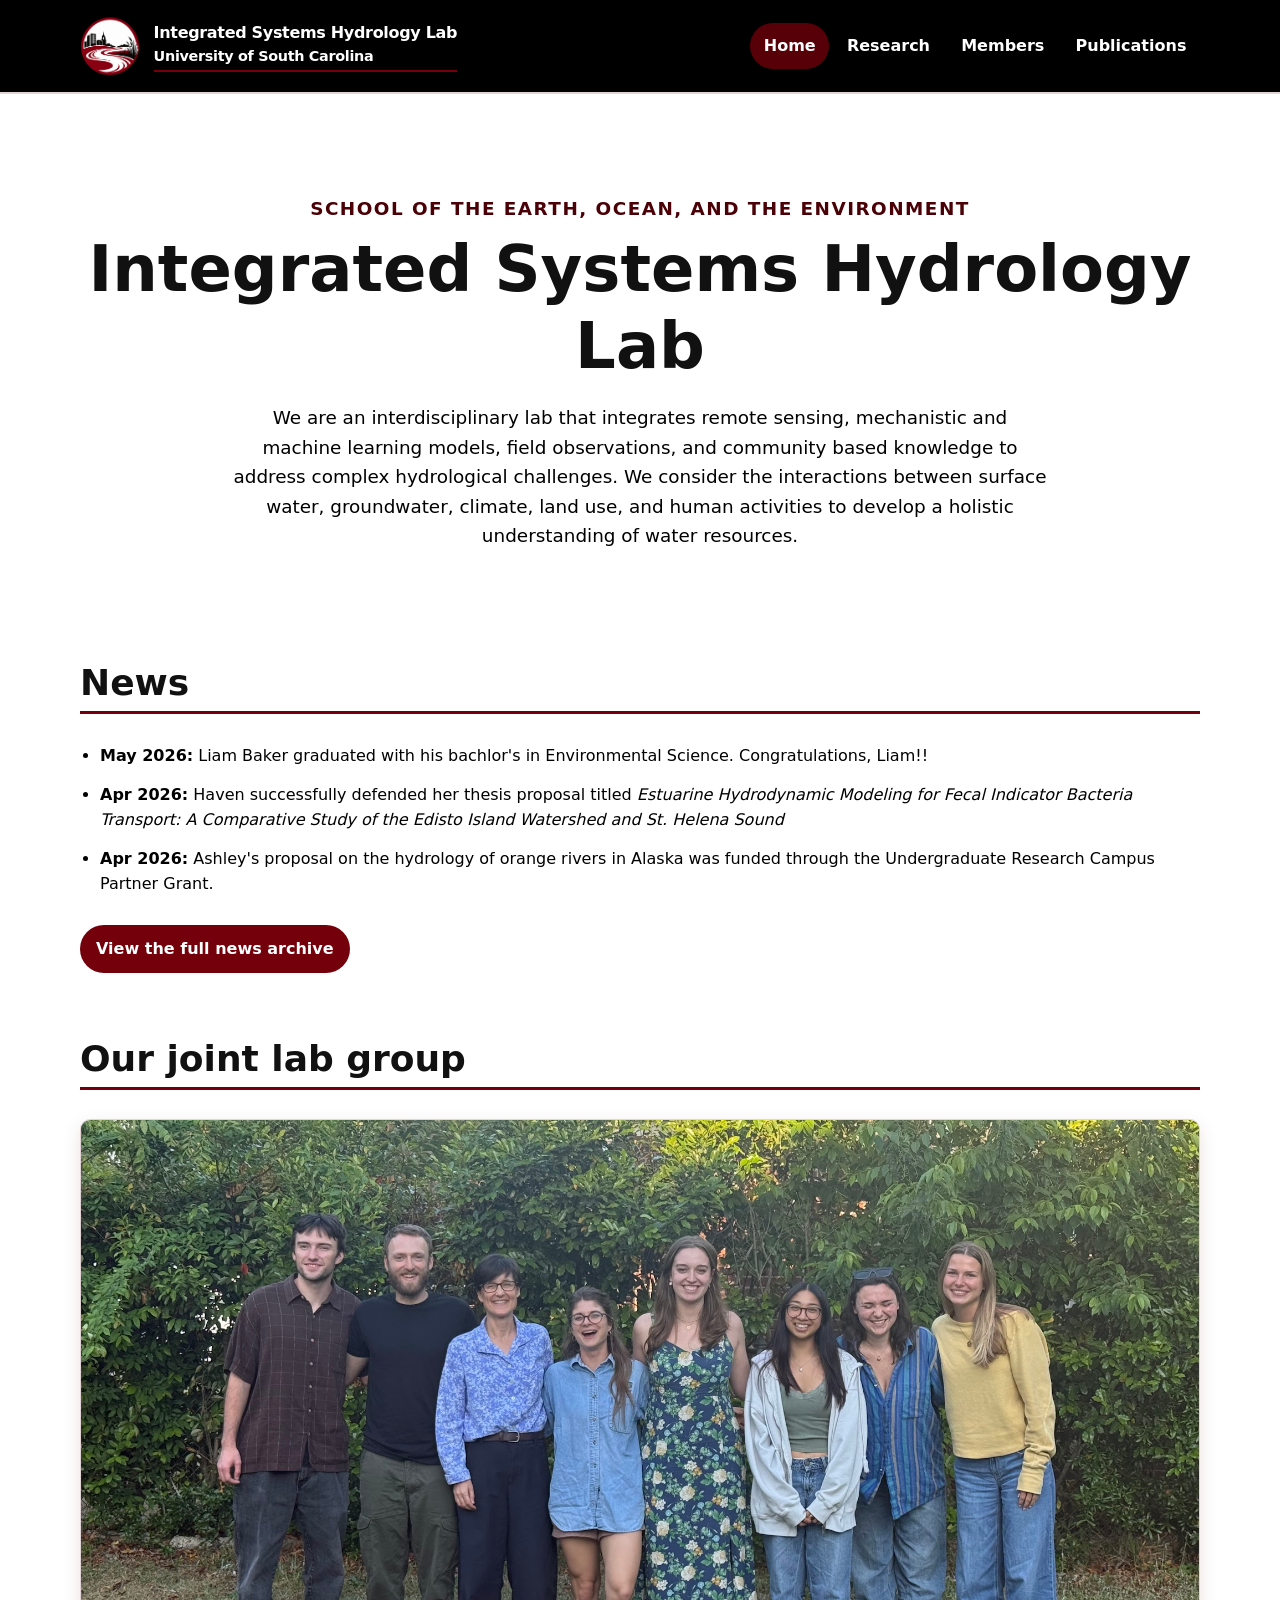
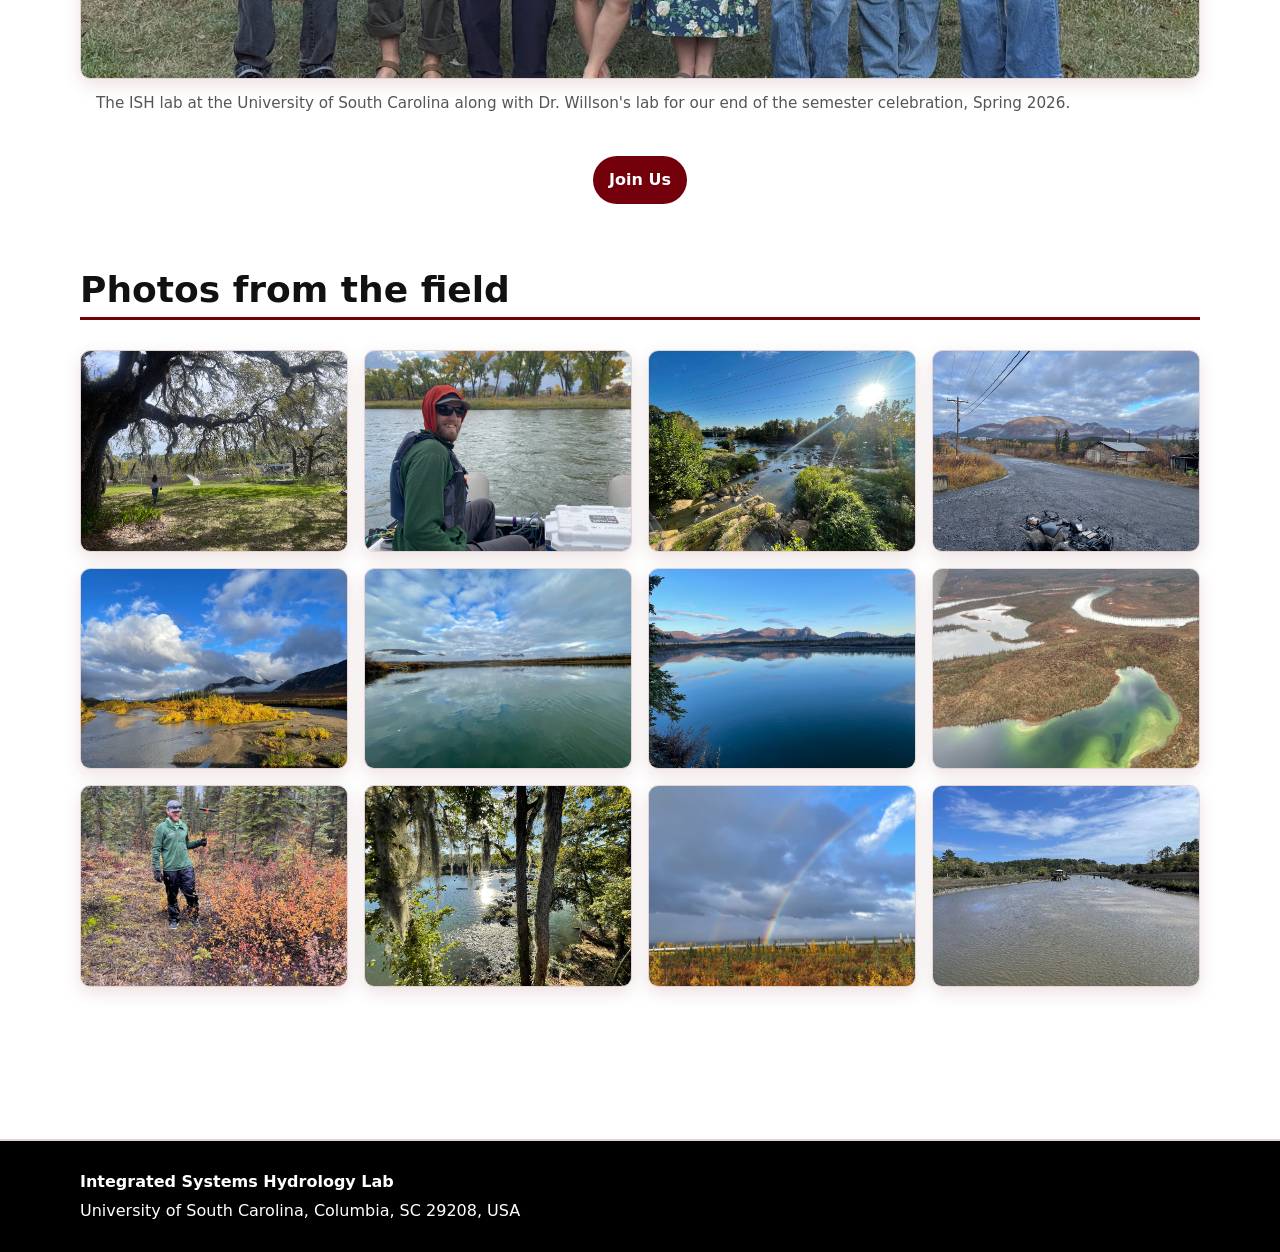
<file: index.html>
<!doctype html>
<html lang="en">
<head>
  <meta charset="utf-8">
  <meta name="viewport" content="width=device-width, initial-scale=1">
  <title>Integrated Systems Hydrology Lab</title>
  <meta name="description" content="Integrated Systems Hydrology Lab at the University of South Carolina.">
  <link rel="stylesheet" href="styles.css">
  <link rel="icon" type="image/png" sizes="48x48" href="images/fvIcon.png">
  <link rel="apple-touch-icon" sizes="180x180" href="images/fvIcon.png">
  <meta property="og:title" content="Integrated Systems Hydrology Lab">
  <meta property="og:description" content="Hydrology research lab at the University of South Carolina.">
  <meta property="og:type" content="website">
  <meta property="og:url" content="https://integratedsystemshydrology.com/">
  <meta property="og:image" content="https://integratedsystemshydrology.com/images/Logo.png">
  <meta name="twitter:card" content="summary_large_image">
  <meta name="twitter:title" content="Integrated Systems Hydrology Lab">
  <meta name="twitter:description" content="Hydrology research lab at the University of South Carolina.">
  <meta name="twitter:image" content="https://integratedsystemshydrology.com/images/Logo.png">
</head>
<body>
  <a class="skip-link" href="#main-content">Skip to main content</a>
  <header class="site-header">
    <div class="header-inner">
      <a class="brand-link" href="index.html">
        <img src="images/Logo2.png" alt="Integrated Systems Hydrology Lab logo" class="site-logo">
        <span class="site-title-text">Integrated Systems Hydrology Lab<span>University of South Carolina</span></span>
      </a>
      <nav aria-label="Main navigation">
        <ul class="nav-list">
          <li><a href="index.html" aria-current="page">Home</a></li>
          <li><a href="research.html">Research</a></li>
          <li><a href="members.html">Members</a></li>
          <li><a href="publications.html">Publications</a></li>
        </ul>
      </nav>
    </div>
  </header>

  <main id="main-content" tabindex="-1">
    <section class="hero" aria-labelledby="page-title">
      <p class="eyebrow">School of the Earth, Ocean, and the Environment</p>
      <h1 id="page-title">Integrated Systems Hydrology Lab</h1>
      <p>We are an interdisciplinary lab that integrates remote sensing, mechanistic and machine learning models, field observations, and community based knowledge to address complex hydrological challenges. We consider the interactions between surface water, groundwater, climate, land use, and human activities to develop a holistic understanding of water resources. </p>
    </section>

    <section aria-labelledby="news-title">
      <h2 id="news-title">News</h2>
      <ul class="news-list">
        <li><strong>May 2026:</strong> Liam Baker graduated with his bachlor's in Environmental Science. Congratulations, Liam!!</li>
        <li><strong>Apr 2026:</strong> Haven successfully defended her thesis proposal titled <cite>Estuarine Hydrodynamic Modeling for Fecal Indicator Bacteria Transport: A Comparative Study of the Edisto Island Watershed and St. Helena Sound</cite></li>
        <li><strong>Apr 2026:</strong> Ashley's proposal on the hydrology of orange rivers in Alaska was funded through the Undergraduate Research Campus Partner Grant.</li>
      </ul>
      <p><a class="button-link" href="archived-news.html">View the full news archive</a></p>
    </section>
    <section class="lab-photo" aria-labelledby="lab-photo-title">
      <h2 id="lab-photo-title">Our joint lab group</h2>
      <figure>
        <img
          src="images/IMG_3942.jpg"
          alt="Members of the ISH lab"
        >
        <figcaption>
          The ISH lab at the University of South Carolina along with Dr. Willson's lab for our end of the semester celebration, Spring 2026.
        </figcaption>
      </figure>
      <p style="text-align: center;">
        <a class="button-link" href="opportunities.html">
          Join Us
        </a>
      </p>
    </section>
    <section class="photo-gallery" aria-labelledby="gallery-title">
      <h2 id="gallery-title">Photos from the field</h2>
      <div class="gallery-grid" id="gallery">
        <figure>
          <img
            src="images/IMG_4427.jpg"
            alt="Edisto Island Open Land Trust headquarters on Edisto Island"
          >
        </figure>
    
        <figure>
          <img
            src="images/IMG_5895.jpeg"
            alt="Researcher collecting water samples in the field"
          >
        </figure>
    
        <figure>
          <img
            src="images/IMG_3990.jpg"
            alt="The Broad River in Columbia, SC"
          >
        </figure>
    
        <figure>
          <img
            src="images/IMG_1666.jpg"
            alt="Arctic Village, AK"
          >
        </figure>
        <figure>
          <img
            src="images/IMG_1587.jpg"
            alt="A river in Northern Alaska with fall colors and low clouds"
          >
        </figure>
        <figure>
          <img
            src="images/IMG_1670.jpg"
            alt="A large river in Arctic Village, AK"
          >
        </figure>
        <figure>
          <img
            src="images/IMG_1698.jpg"
            alt="Mountains with a river in front"
          >
        </figure>
        <figure>
          <img
            src="images/IMG_1702.jpg"
            alt="A lake with an algea bloom"
          >
        </figure>
        <figure>
          <img
            src="images/378139929_10160937586468501_6192963749403882429_n.jpg"
            alt="A researcher taking active layer depth measurements"
          >
        </figure>
        <figure>
          <img
            src="images/IMG_3984.jpg"
            alt="The Broad River in Columbia, SC with seen through spainsh moss"
          >
        </figure>
        <figure>
          <img
            src="images/IMG_1588.jpg"
            alt="Double rainbow of the Arctic tundra"
          >
        </figure>
        <figure>
          <img
            src="images/IMG_4429.jpg"
            alt="A tidal creek on Edisto Island, SC"
          >
        </figure>  
      </div>
    </section>
  </main>
  <div class="lightbox" id="lightbox" aria-hidden="true">
    <button class="lightbox-close" aria-label="Close">&times;</button>
    <button class="lightbox-prev" aria-label="Previous image">&#10094;</button>
    <img class="lightbox-img" alt="">
    <button class="lightbox-next" aria-label="Next image">&#10095;</button>
  </div>
  <script>
    const images = document.querySelectorAll('#gallery img');
    const lightbox = document.getElementById('lightbox');
    const lightboxImg = document.querySelector('.lightbox-img');
  
    let currentIndex = 0;
  
    function showImage(index) {
      currentIndex = index;
      lightboxImg.src = images[index].src;
      lightboxImg.alt = images[index].alt;
      lightbox.classList.add('open');
    }
  
    images.forEach((img, index) => {
      img.addEventListener('click', () => showImage(index));
    });
  
    document.querySelector('.lightbox-close').onclick = () => {
      lightbox.classList.remove('open');
    };
  
    document.querySelector('.lightbox-prev').onclick = () => {
      currentIndex = (currentIndex - 1 + images.length) % images.length;
      showImage(currentIndex);
    };
  
    document.querySelector('.lightbox-next').onclick = () => {
      currentIndex = (currentIndex + 1) % images.length;
      showImage(currentIndex);
    };
  
    document.addEventListener('keydown', (e) => {
      if (!lightbox.classList.contains('open')) return;
  
      if (e.key === 'ArrowRight') {
        currentIndex = (currentIndex + 1) % images.length;
        showImage(currentIndex);
      }
  
      if (e.key === 'ArrowLeft') {
        currentIndex = (currentIndex - 1 + images.length) % images.length;
        showImage(currentIndex);
      }
  
      if (e.key === 'Escape') {
        lightbox.classList.remove('open');
      }
    });
  
    lightbox.addEventListener('click', (e) => {
      if (e.target === lightbox) {
        lightbox.classList.remove('open');
      }
    });
  </script>
  <script>
    const images = document.querySelectorAll('#gallery img');
    const lightbox = document.getElementById('lightbox');
    const lightboxImg = document.querySelector('.lightbox-img');
    const closeBtn = document.querySelector('.lightbox-close');
    const prevBtn = document.querySelector('.lightbox-prev');
    const nextBtn = document.querySelector('.lightbox-next');
  
    let currentIndex = 0;
  
    function showImage(index) {
      currentIndex = index;
      lightboxImg.src = images[index].src;
      lightboxImg.alt = images[index].alt;
      lightbox.classList.add('open');
      document.body.classList.add('lightbox-open');
    }
  
    function closeLightbox() {
      lightbox.classList.remove('open');
      document.body.classList.remove('lightbox-open');
    }
  
    images.forEach((img, index) => {
      img.addEventListener('click', () => showImage(index));
    });
  
    closeBtn.addEventListener('click', closeLightbox);
  
    prevBtn.addEventListener('click', () => {
      currentIndex = (currentIndex - 1 + images.length) % images.length;
      showImage(currentIndex);
    });
  
    nextBtn.addEventListener('click', () => {
      currentIndex = (currentIndex + 1) % images.length;
      showImage(currentIndex);
    });
  
    document.addEventListener('keydown', (e) => {
      if (!lightbox.classList.contains('open')) return;
  
      if (e.key === 'Escape') closeLightbox();
      if (e.key === 'ArrowLeft') {
        currentIndex = (currentIndex - 1 + images.length) % images.length;
        showImage(currentIndex);
      }
      if (e.key === 'ArrowRight') {
        currentIndex = (currentIndex + 1) % images.length;
        showImage(currentIndex);
      }
    });
  
    lightbox.addEventListener('click', (e) => {
      if (e.target === lightbox) closeLightbox();
    });
  </script>
  <footer class="site-footer">
    <div class="footer-inner">
      <p><strong>Integrated Systems Hydrology Lab</strong></p>
      <p>University of South Carolina, Columbia, SC 29208, USA</p>
    </div>
  </footer>
</body>
</html>
</file>
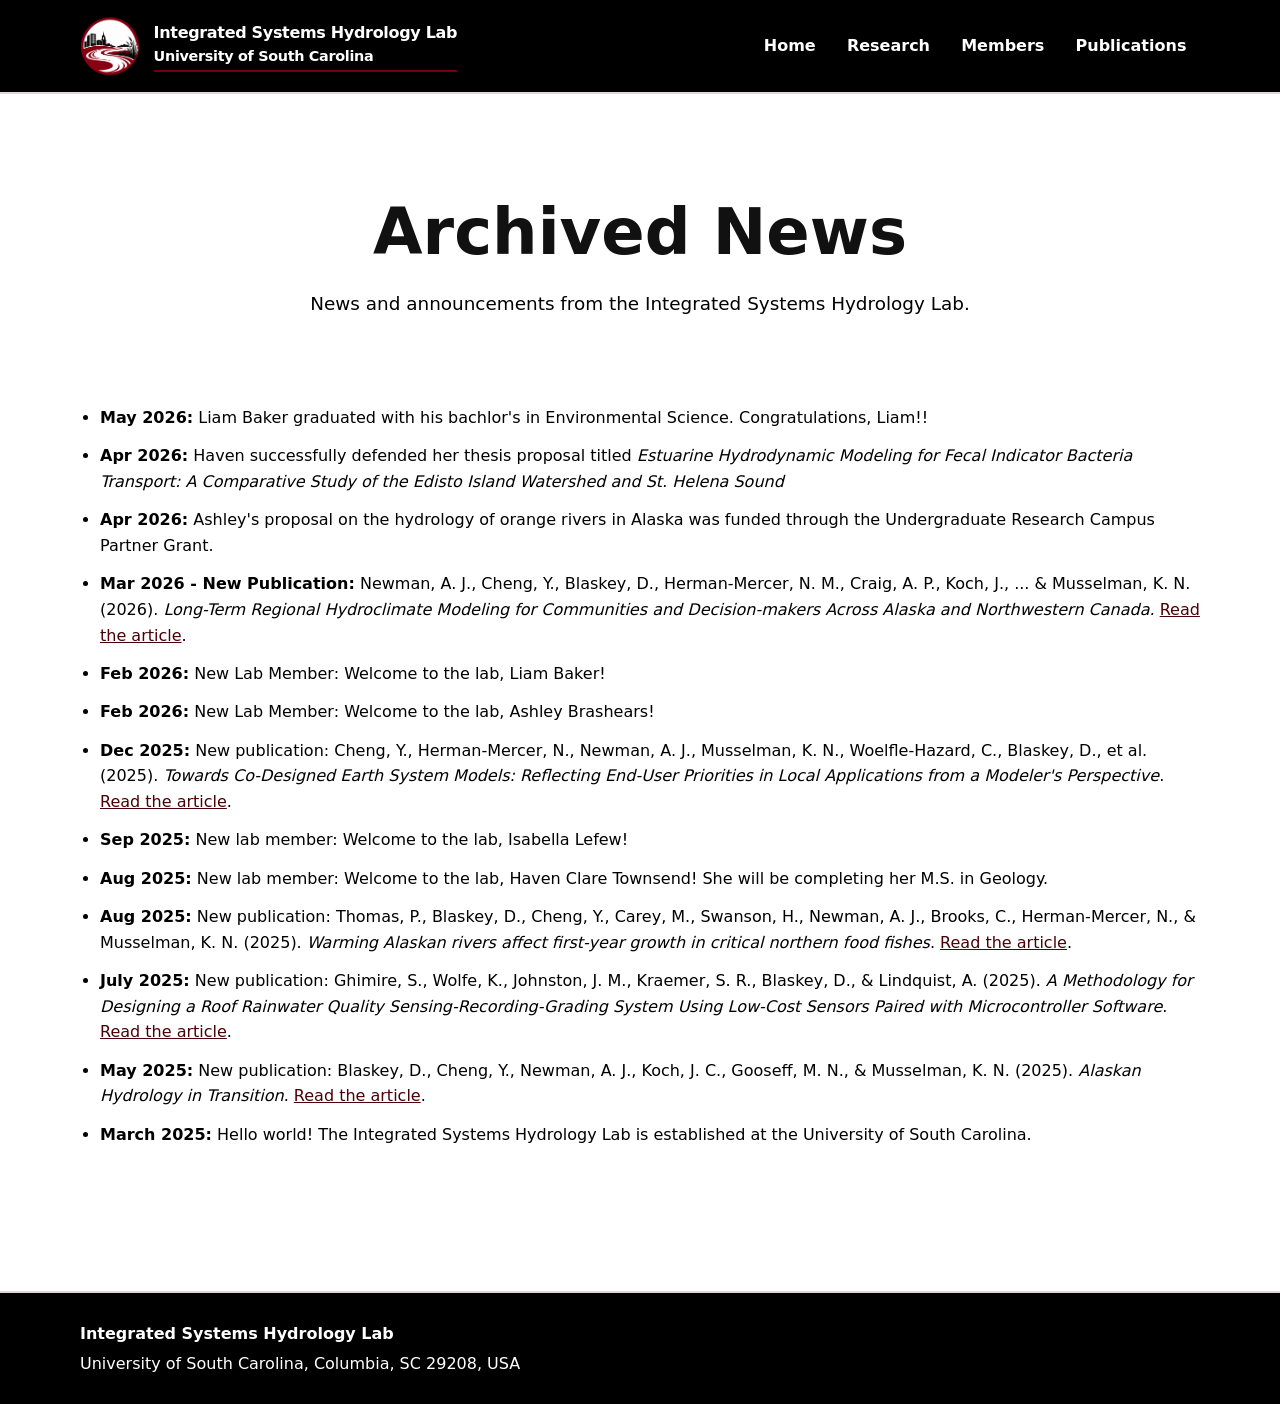
<file: archived-news.html>
<!doctype html>
<html lang="en">
<head>
  <meta charset="utf-8">
  <meta name="viewport" content="width=device-width, initial-scale=1">
  <title>Archived News | Integrated Systems Hydrology Lab</title>
  <meta name="description" content="Archived news from the Integrated Systems Hydrology Lab.">
  <link rel="stylesheet" href="styles.css">
  <link rel="icon" type="image/png" sizes="32x32" href="images/fvIcon.png">
  <link rel="apple-touch-icon" sizes="180x180" href="images/fvIcon.png">
  <meta property="og:title" content="Archived news from the Integrated Systems Hydrology Lab.">
  <meta property="og:description" content="Archived news from the Integrated Systems Hydrology Lab.">
  <meta property="og:type" content="website">
  <meta property="og:url" content="https://integratedsystemshydrology.com/archived-news.html">
  <meta property="og:image" content="https://integratedsystemshydrology.com/images/Logo.png">
  <meta name="twitter:card" content="summary_large_image">
  <meta name="twitter:title" content="Archived news from the Integrated Systems Hydrology Lab.">
  <meta name="twitter:description" content="Archived news from the Integrated Systems Hydrology Lab.">
  <meta name="twitter:image" content="https://integratedsystemshydrology.com/images/Logo.png">
</head>
<body>
  <a class="skip-link" href="#main-content">Skip to main content</a>
  <header class="site-header">
    <div class="header-inner">
      <a class="brand-link" href="index.html">
        <img src="images/Logo2.png" alt="Integrated Systems Hydrology Lab logo" class="site-logo">
        <span class="site-title-text">Integrated Systems Hydrology Lab<span>University of South Carolina</span></span>
      </a>
      <nav aria-label="Main navigation">
        <ul class="nav-list">
          <li><a href="index.html">Home</a></li>
          <li><a href="research.html">Research</a></li>
          <li><a href="members.html">Members</a></li>
          <li><a href="publications.html">Publications</a></li>
        </ul>
      </nav>
    </div>
  </header>
  <main id="main-content" tabindex="-1">
    <section class="hero" aria-labelledby="page-title"><h1 id="page-title">Archived News</h1><p>News and announcements from the Integrated Systems Hydrology Lab.</p></section>
    <ul class="news-list">
      <li><strong>May 2026:</strong> Liam Baker graduated with his bachlor's in Environmental Science. Congratulations, Liam!!</li>
      <li><strong>Apr 2026:</strong> Haven successfully defended her thesis proposal titled <cite>Estuarine Hydrodynamic Modeling for Fecal Indicator Bacteria Transport: A Comparative Study of the Edisto Island Watershed and St. Helena Sound</cite></li>
      <li><strong>Apr 2026:</strong> Ashley's proposal on the hydrology of orange rivers in Alaska was funded through the Undergraduate Research Campus Partner Grant.</li>
      <li><strong>Mar 2026 - New Publication:</strong> Newman, A. J., Cheng, Y., Blaskey, D., Herman-Mercer, N. M., Craig, A. P., Koch, J., ... &amp; Musselman, K. N. (2026). <cite>Long-Term Regional Hydroclimate Modeling for Communities and Decision-makers Across Alaska and Northwestern Canada. </cite><a href="https://doi.org/10.1175/BAMS-D-24-0131.1">Read the article</a>.</li>
      <li><strong>Feb 2026:</strong> New Lab Member: Welcome to the lab, Liam Baker!</li>
      <li><strong>Feb 2026:</strong> New Lab Member: Welcome to the lab, Ashley Brashears!</li>
      <li><strong>Dec 2025:</strong> New publication: Cheng, Y., Herman-Mercer, N., Newman, A. J., Musselman, K. N., Woelfle-Hazard, C., Blaskey, D., et al. (2025). <cite>Towards Co-Designed Earth System Models: Reflecting End-User Priorities in Local Applications from a Modeler's Perspective</cite>. <a href="https://dx.doi.org/10.1029/2025AV001921">Read the article</a>.</li>
      <li><strong>Sep 2025:</strong> New lab member: Welcome to the lab, Isabella Lefew!</li>
      <li><strong>Aug 2025:</strong> New lab member: Welcome to the lab, Haven Clare Townsend! She will be completing her M.S. in Geology.</li>
      <li><strong>Aug 2025:</strong> New publication: Thomas, P., Blaskey, D., Cheng, Y., Carey, M., Swanson, H., Newman, A. J., Brooks, C., Herman-Mercer, N., &amp; Musselman, K. N. (2025). <cite>Warming Alaskan rivers affect first-year growth in critical northern food fishes</cite>. <a href="https://doi.org/10.1038/s41598-025-14711-8">Read the article</a>.</li>
      <li><strong>July 2025:</strong> New publication: Ghimire, S., Wolfe, K., Johnston, J. M., Kraemer, S. R., Blaskey, D., &amp; Lindquist, A. (2025). <cite>A Methodology for Designing a Roof Rainwater Quality Sensing-Recording-Grading System Using Low-Cost Sensors Paired with Microcontroller Software</cite>. <a href="https://doi.org/10.1021/acsestwater.5c00046">Read the article</a>.</li>
      <li><strong>May 2025:</strong> New publication: Blaskey, D., Cheng, Y., Newman, A. J., Koch, J. C., Gooseff, M. N., &amp; Musselman, K. N. (2025). <cite>Alaskan Hydrology in Transition</cite>. <a href="https://doi.org/10.1175/JHM-D-24-0121.1">Read the article</a>.</li>
      <li><strong>March 2025:</strong> Hello world! The Integrated Systems Hydrology Lab is established at the University of South Carolina.</li>
    </ul>
  </main>
  <footer class="site-footer"><div class="footer-inner"><p><strong>Integrated Systems Hydrology Lab</strong></p><p>University of South Carolina, Columbia, SC 29208, USA</p></div></footer>
</body>
</html>
</file>
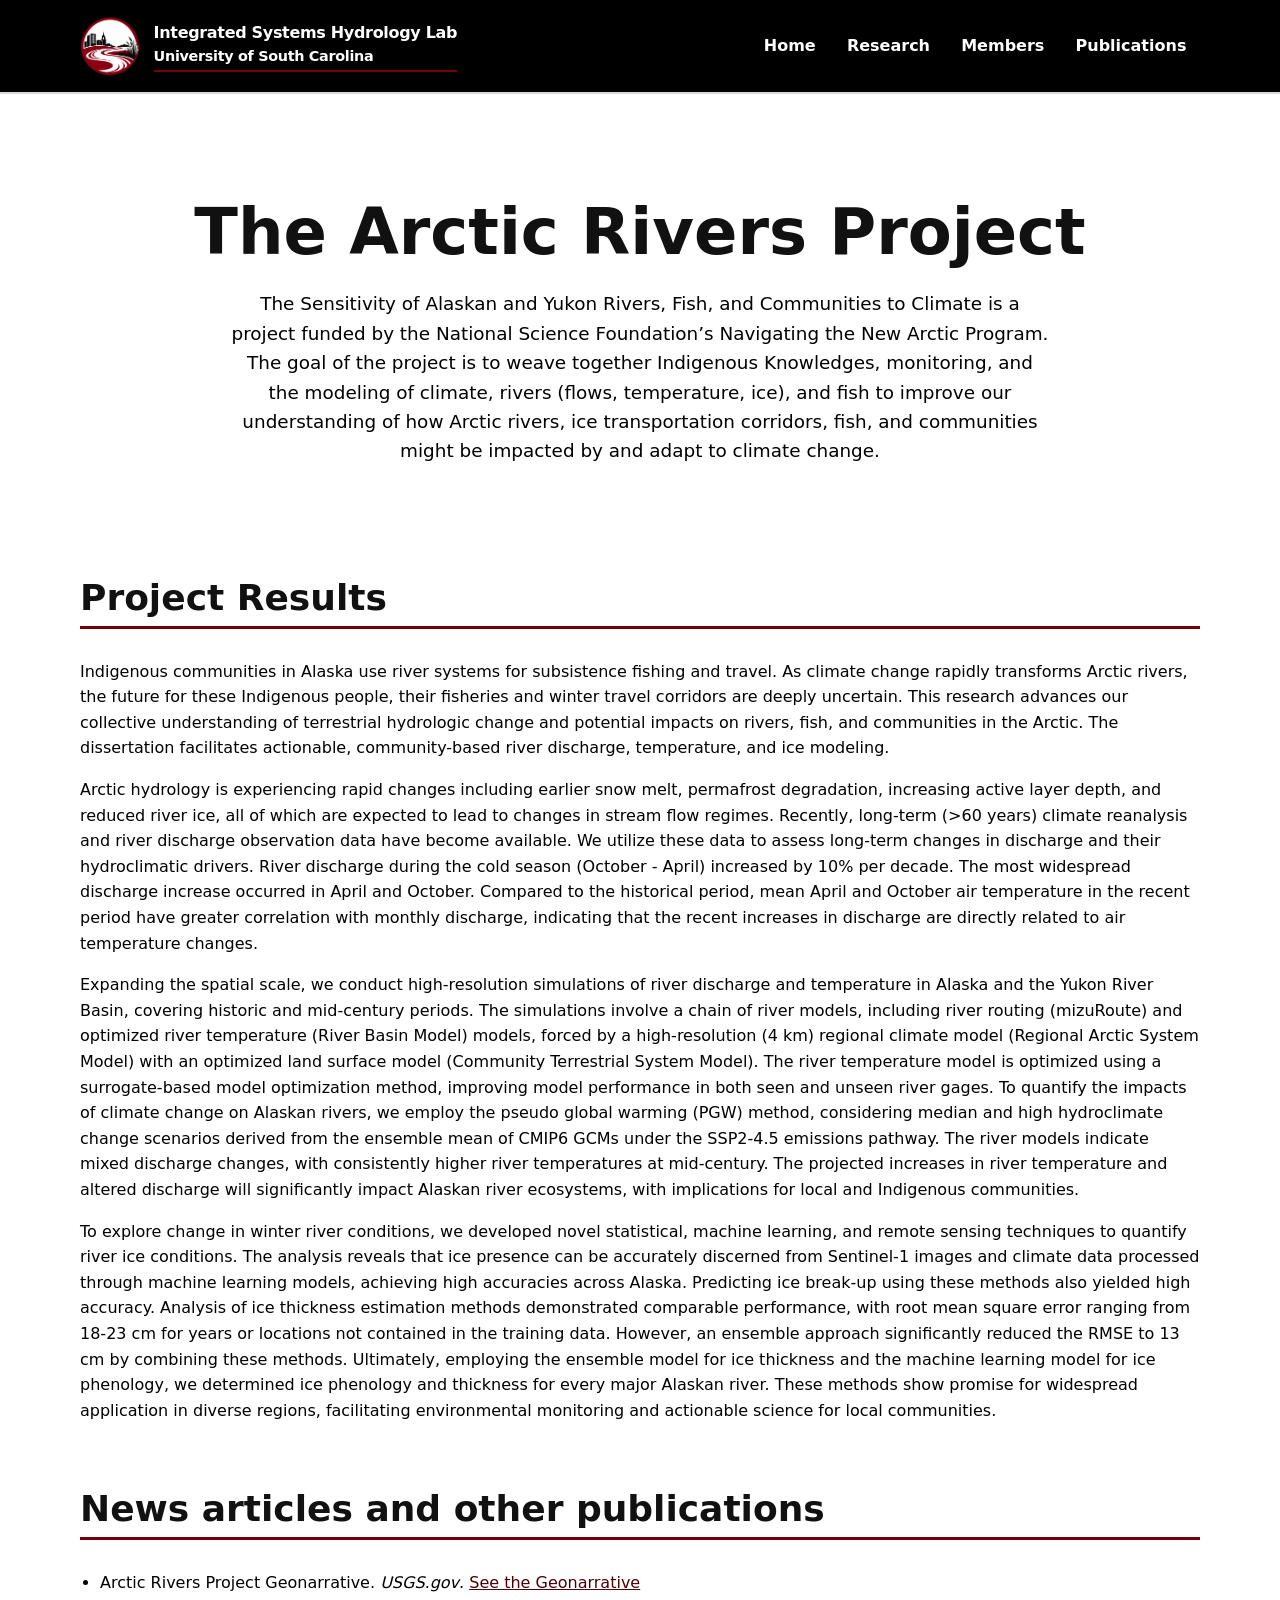
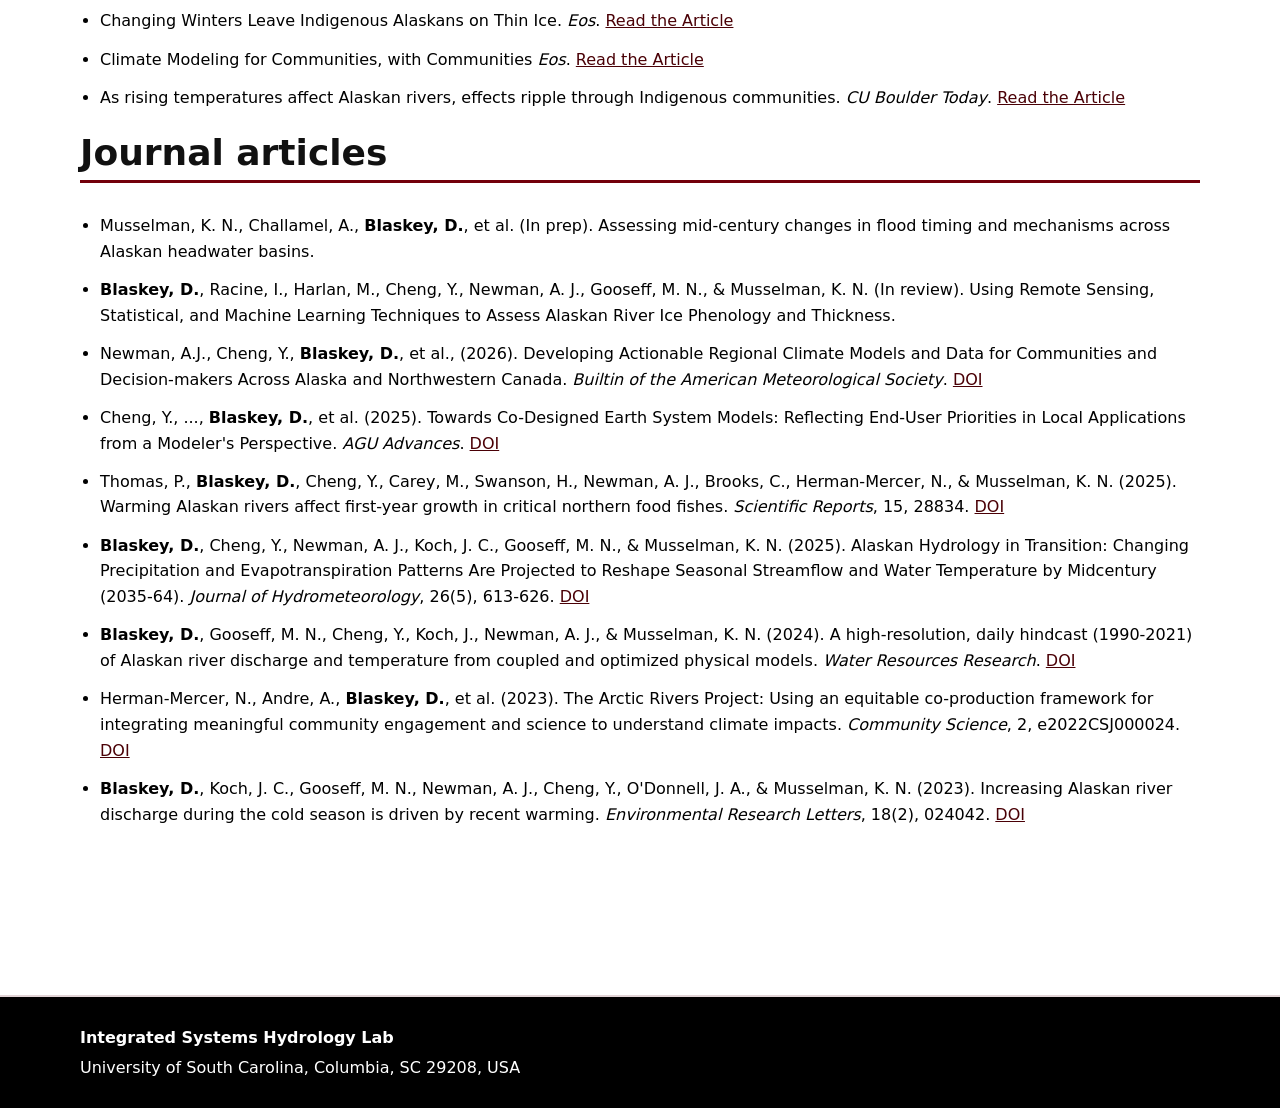
<file: arctic-rivers-project.html>
<!doctype html>
<html lang="en">
<head>
  <meta charset="utf-8">
  <meta name="viewport" content="width=device-width, initial-scale=1">
  <title>Arctic Rivers Project | Integrated Systems Hydrology Lab</title>
  <meta name="description" content="Results from the Arctic Rivers Project.">
  <link rel="stylesheet" href="styles.css">
  <link rel="icon" type="image/png" sizes="32x32" href="images/fvIcon.png">
  <link rel="apple-touch-icon" sizes="180x180" href="images/fvIcon.png">
  <meta property="og:title" content="Arctic Rivers Project from ISH Lab.">
  <meta property="og:description" content="Results from the Arctic Rivers Project.">
  <meta property="og:type" content="website">
  <meta property="og:url" content="https://integratedsystemshydrology.com/arctic-rivers-project.html">
  <meta property="og:image" content="https://integratedsystemshydrology.com/images/Logo.png">
  <meta name="twitter:card" content="summary_large_image">
  <meta name="twitter:title" content="Acrtic Rivers Project from ISH Lab.">
  <meta name="twitter:description" content="Results from the Arctic Rivers Project.">
  <meta name="twitter:image" content="https://integratedsystemshydrology.com/images/Logo.png">
</head>
<body>
  <a class="skip-link" href="#main-content">Skip to main content</a>
  <header class="site-header">
    <div class="header-inner">
      <a class="brand-link" href="index.html">
        <img src="images/Logo2.png" alt="Integrated Systems Hydrology Lab logo" class="site-logo">
        <span class="site-title-text">Integrated Systems Hydrology Lab<span>University of South Carolina</span></span>
      </a>
      <nav aria-label="Main navigation">
        <ul class="nav-list">
          <li><a href="index.html">Home</a></li>
          <li><a href="research.html">Research</a></li>
          <li><a href="members.html">Members</a></li>
          <li><a href="publications.html">Publications</a></li>
        </ul>
      </nav>
    </div>
  </header>
 <main id="main-content" tabindex="-1">
    <section class="hero" aria-labelledby="page-title">
      <h1 id="page-title">The Arctic Rivers Project</h1>
      <p>The Sensitivity of Alaskan and Yukon Rivers, Fish, and Communities to Climate is a project funded by the National Science Foundation’s Navigating the New Arctic Program. The goal of the project is to weave together Indigenous Knowledges, monitoring, and the modeling of climate, rivers (flows, temperature, ice), and fish to improve our understanding of how Arctic rivers, ice transportation corridors, fish, and communities might be impacted by and adapt to climate change. </p>
    </section>
    <section aria-labelledby="Project Results">
      <h2 id="result-title">Project Results</h2>
      <div>
        <p>
          Indigenous communities in Alaska use river systems for subsistence fishing and travel. As climate change rapidly transforms Arctic rivers, the future for these Indigenous people, their fisheries and winter travel corridors are deeply uncertain. This research advances our collective understanding of terrestrial hydrologic change and potential impacts on rivers, fish, and communities in the Arctic. The dissertation facilitates actionable, community-based river discharge, temperature, and ice modeling.
        </p><p>
          Arctic hydrology is experiencing rapid changes including earlier snow melt, permafrost degradation, increasing active layer depth, and reduced river ice, all of which are expected to lead to changes in stream flow regimes. Recently, long-term (>60 years) climate reanalysis and river discharge observation data have become available. We utilize these data to assess long-term changes in discharge and their hydroclimatic drivers. River discharge during the cold season (October - April) increased by 10% per decade. The most widespread discharge increase occurred in April and October. Compared to the historical period, mean April and October air temperature in the recent period have greater correlation with monthly discharge, indicating that the recent increases in discharge are directly related to air temperature changes.
        </p><p>
        Expanding the spatial scale, we conduct high-resolution simulations of river discharge and temperature in Alaska and the Yukon River Basin, covering historic and mid-century periods. The simulations involve a chain of river models, including river routing (mizuRoute) and optimized river temperature (River Basin Model) models, forced by a high-resolution (4 km) regional climate model (Regional Arctic System Model) with an optimized land surface model (Community Terrestrial System Model). The river temperature model is optimized using a surrogate-based model optimization method, improving model performance in both seen and unseen river gages. To quantify the impacts of climate change on Alaskan rivers, we employ the pseudo global warming (PGW) method, considering median and high hydroclimate change scenarios derived from the ensemble mean of CMIP6 GCMs under the SSP2-4.5 emissions pathway. The river models indicate mixed discharge changes, with consistently higher river temperatures at mid-century. The projected increases in river temperature and altered discharge will significantly impact Alaskan river ecosystems, with implications for local and Indigenous communities.
        </p><p>
        To explore change in winter river conditions, we developed novel statistical, machine learning, and remote sensing techniques to quantify river ice conditions. The analysis reveals that ice presence can be accurately discerned from Sentinel-1 images and climate data processed through machine learning models, achieving high accuracies across Alaska. Predicting ice break-up using these methods also yielded high accuracy. Analysis of ice thickness estimation methods demonstrated comparable performance, with root mean square error ranging from 18-23 cm for years or locations not contained in the training data. However, an ensemble approach significantly reduced the RMSE to 13 cm by combining these methods. Ultimately, employing the ensemble model for ice thickness and the machine learning model for ice phenology, we determined ice phenology and thickness for every major Alaskan river. These methods show promise for widespread application in diverse regions, facilitating environmental monitoring and actionable science for local communities.
        </p>
      </div>
    </section>
    <section aria-labelledby="publication-title">
      <h2 id="news-title">News articles and other publications</h2>
      <ul class="publication-list">
        <li>Arctic Rivers Project Geonarrative. <cite>USGS.gov</cite>. <a href="https://geonarrative.usgs.gov/arcticriversproject/">See the Geonarrative</a> 
        <li>Changing Winters Leave Indigenous Alaskans on Thin Ice. <cite>Eos</cite>. <a href="https://eos.org/articles/changing-winters-leave-indigenous-alaskans-on-thin-ice">Read the Article</a></li>
        <li>Climate Modeling for Communities, with Communities <cite>Eos</cite>. <a href="https://eos.org/research-spotlights/climate-modeling-for-communities-with-communities">Read the Article</a></li>
        <li>As rising temperatures affect Alaskan rivers, effects ripple through Indigenous communities. <cite>CU Boulder Today</cite>. <a href="https://www.colorado.edu/today/2023/04/11/rising-temperatures-affect-alaskan-rivers-effects-ripple-through-indigenous-communities">Read the Article</a></li>
      </ul>
      <h2 id="journal-title">Journal articles</h2>
      <ul class="publication-list">
        <li>Musselman, K. N., Challamel, A., <strong>Blaskey, D.</strong>, et al. (In prep). Assessing mid-century changes in flood timing and mechanisms across Alaskan headwater basins.</li>
        <li><strong>Blaskey, D.</strong>, Racine, I., Harlan, M., Cheng, Y., Newman, A. J., Gooseff, M. N., &amp; Musselman, K. N. (In review). Using Remote Sensing, Statistical, and Machine Learning Techniques to Assess Alaskan River Ice Phenology and Thickness.</li>
        <li>Newman, A.J., Cheng, Y., <strong>Blaskey, D.</strong>, et al., (2026). Developing Actionable Regional Climate Models and Data for Communities and Decision-makers Across Alaska and Northwestern Canada. <cite>Builtin of the American Meteorological Society</cite>. <a href="https://doi.org/10.1175/BAMS-D-24-0131.1">DOI</a></li>
        <li>Cheng, Y., ..., <strong>Blaskey, D.</strong>, et al. (2025). Towards Co-Designed Earth System Models: Reflecting End-User Priorities in Local Applications from a Modeler's Perspective. <cite>AGU Advances</cite>. <a href="https://dx.doi.org/10.1029/2025AV001921">DOI</a></li>
        <li>Thomas, P., <strong>Blaskey, D.</strong>, Cheng, Y., Carey, M., Swanson, H., Newman, A. J., Brooks, C., Herman-Mercer, N., &amp; Musselman, K. N. (2025). Warming Alaskan rivers affect first-year growth in critical northern food fishes. <cite>Scientific Reports</cite>, 15, 28834. <a href="https://doi.org/10.1038/s41598-025-14711-8">DOI</a></li>
        <li><strong>Blaskey, D.</strong>, Cheng, Y., Newman, A. J., Koch, J. C., Gooseff, M. N., &amp; Musselman, K. N. (2025). Alaskan Hydrology in Transition: Changing Precipitation and Evapotranspiration Patterns Are Projected to Reshape Seasonal Streamflow and Water Temperature by Midcentury (2035-64). <cite>Journal of Hydrometeorology</cite>, 26(5), 613-626. <a href="https://doi.org/10.1175/JHM-D-24-0121.1">DOI</a></li>
        <li><strong>Blaskey, D.</strong>, Gooseff, M. N., Cheng, Y., Koch, J., Newman, A. J., &amp; Musselman, K. N. (2024). A high-resolution, daily hindcast (1990-2021) of Alaskan river discharge and temperature from coupled and optimized physical models. <cite>Water Resources Research</cite>. <a href="https://dx.doi.org/10.1029/2023WR036217">DOI</a></li>
        <li>Herman-Mercer, N., Andre, A., <strong>Blaskey, D.</strong>, et al. (2023). The Arctic Rivers Project: Using an equitable co-production framework for integrating meaningful community engagement and science to understand climate impacts. <cite>Community Science</cite>, 2, e2022CSJ000024. <a href="https://doi.org/10.1029/2022CSJ000024">DOI</a></li>
        <li><strong>Blaskey, D.</strong>, Koch, J. C., Gooseff, M. N., Newman, A. J., Cheng, Y., O'Donnell, J. A., &amp; Musselman, K. N. (2023). Increasing Alaskan river discharge during the cold season is driven by recent warming. <cite>Environmental Research Letters</cite>, 18(2), 024042. <a href="https://doi.org/10.1088/1748-9326/acb661">DOI</a></li>
      </ul>
    </section>
  </main>
  <footer class="site-footer"><div class="footer-inner"><p><strong>Integrated Systems Hydrology Lab</strong></p><p>University of South Carolina, Columbia, SC 29208, USA</p></div></footer>
</body>
</html>
</file>
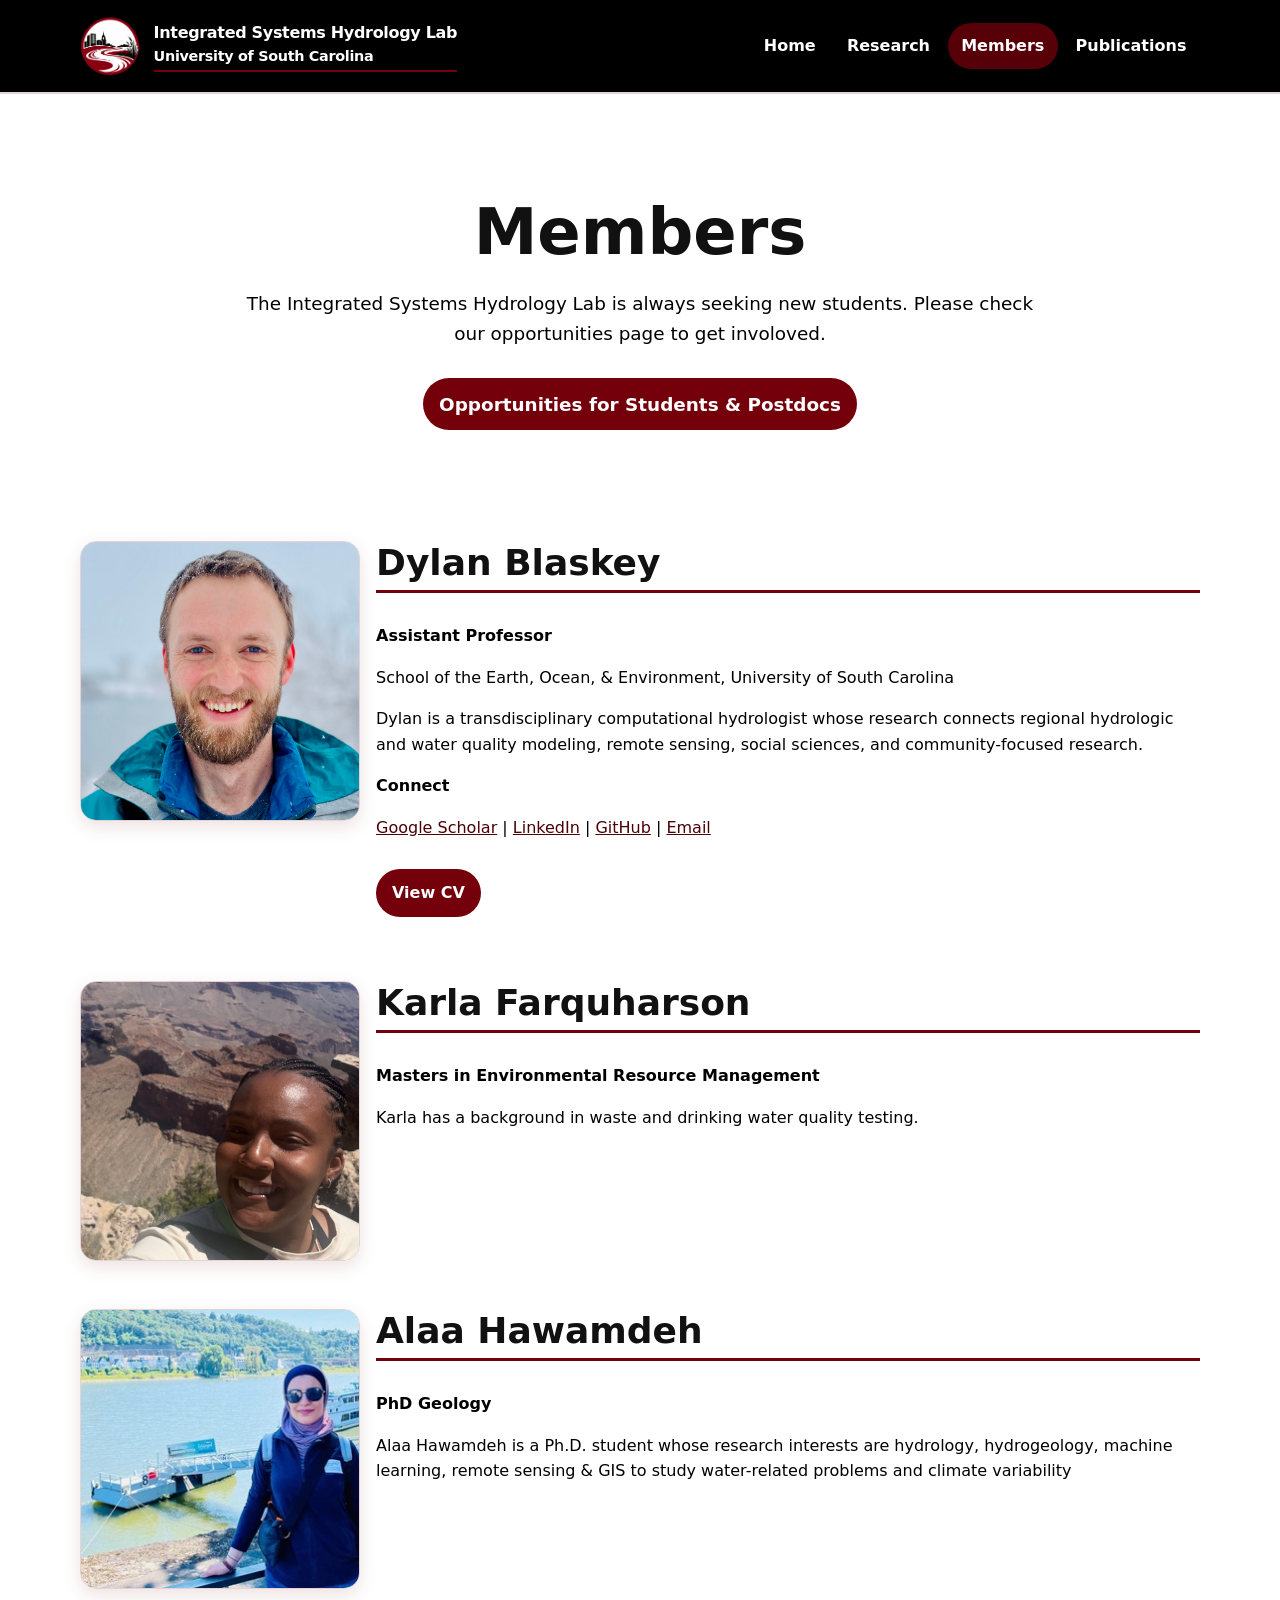
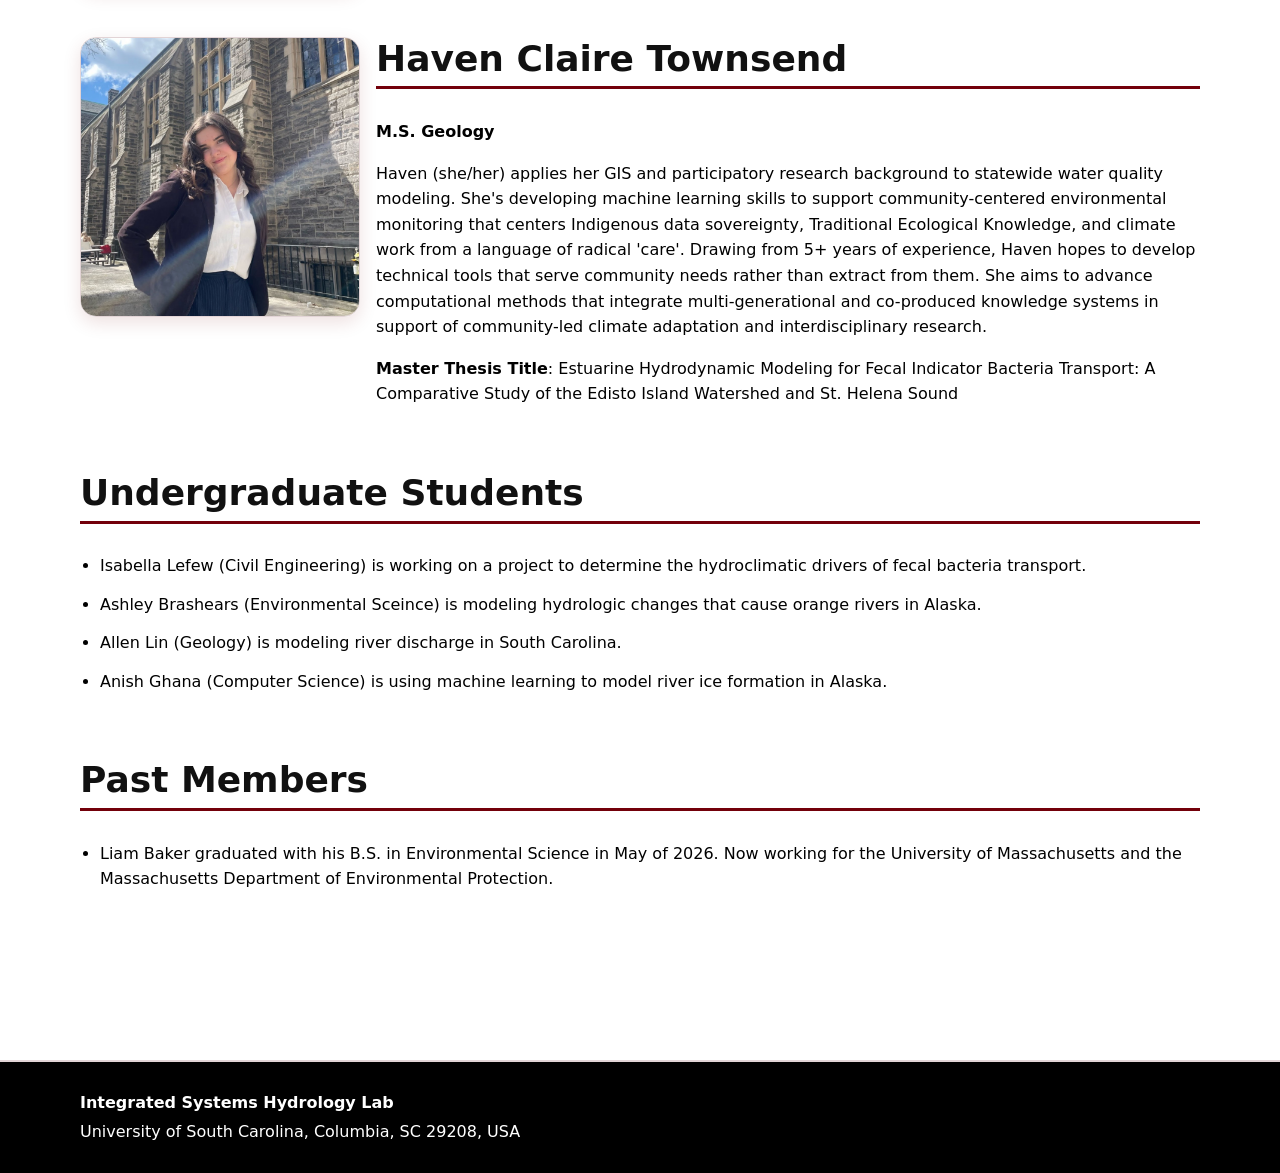
<file: members.html>
<!doctype html>
<html lang="en">
<head>
  <meta charset="utf-8">
  <meta name="viewport" content="width=device-width, initial-scale=1">
  <title>Members | Integrated Systems Hydrology Lab</title>
  <meta name="description" content="Members of the Integrated Systems Hydrology Lab.">
  <link rel="stylesheet" href="styles.css">
  <link rel="icon" type="image/png" sizes="32x32" href="images/fvIcon.png">
  <link rel="apple-touch-icon" sizes="180x180" href="images/fvIcon.png">
  <meta property="og:title" content="Members of Integrated Systems Hydrology Lab">
  <meta property="og:description" content="Members of the ISH lab at the University of South Carolina.">
  <meta property="og:type" content="website">
  <meta property="og:url" content="https://integratedsystemshydrology.com/members.html">
  <meta property="og:image" content="https://integratedsystemshydrology.com/images/Logo.png">
  <meta name="twitter:card" content="summary_large_image">
  <meta name="twitter:title" content="Members of Integrated Systems Hydrology Lab">
  <meta name="twitter:description" content="Members of the ISH lab at the University of South Carolina.">
  <meta name="twitter:image" content="https://integratedsystemshydrology.com/images/Logo.png">
</head>
<body>
  <a class="skip-link" href="#main-content">Skip to main content</a>
  <header class="site-header">
    <div class="header-inner">
      <a class="brand-link" href="index.html">
        <img src="images/Logo2.png" alt="Integrated Systems Hydrology Lab logo" class="site-logo">
        <span class="site-title-text">Integrated Systems Hydrology Lab<span>University of South Carolina</span></span>
      </a>
      <nav aria-label="Main navigation">
        <ul class="nav-list">
          <li><a href="index.html">Home</a></li>
          <li><a href="research.html">Research</a></li>
          <li><a href="members.html" aria-current="page">Members</a></li>
          <li><a href="publications.html">Publications</a></li>
        </ul>
      </nav>
    </div>
  </header>
  <main id="main-content" tabindex="-1">
    <section class="hero" aria-labelledby="page-title">
      <h1 id="page-title">Members</h1>
      <p>The Integrated Systems Hydrology Lab is always seeking new students. Please check our opportunities page to get involoved.</p>
      <p>
      <a class="button-link" href="opportunities.html">
        Opportunities for Students & Postdocs
      </a>
    </p>
    </section>
    <section class="profile" aria-labelledby="dylan-title">
      <div class="profile-photo">
        <img
        src="images/DB522B5F-CECA-46C8-B9F8-B6B2CA16C211.JPEG"
        alt="Dylan Blaskey Headshot"
        >
      </div>
      <article>
        <h2 id="dylan-title">Dylan Blaskey</h2>
        <p><strong>Assistant Professor</strong></p>
        <p>School of the Earth, Ocean, &amp; Environment, University of South Carolina</p>
        <p>Dylan is a transdisciplinary computational hydrologist whose research connects regional hydrologic and water quality modeling, remote sensing, social sciences, and community-focused research.</p>
        <p><strong>Connect</strong></p>
        <p><a href="https://scholar.google.com/citations?user=f9ygmRAAAAAJ&hl=en">Google Scholar</a> | <a href="https://www.linkedin.com/in/dylan-blaskey-hydrologist/">LinkedIn</a> | <a href="https://github.com/dblaskey">GitHub</a> | <a href="mailto:dblaskey@sc.edu">Email</a></p>
        <p><a class="button-link" href="https://docs.google.com/document/d/1oY34OzH7GySnKaSY-0387BtgKbeklwEC/edit#heading=h.vpt6g7juw7sh">View CV</a></p>
      </article>
      </section>
        <section class="profile" aria-labelledby="Karla-title">
      <div class="profile-photo">
        <img
        src="images/Karla.jpg"
        alt="Karla Farquharson Headshot"
        >
      </div>
      <article>
        <h2 id="karla-title">Karla Farquharson</h2>
        <p><strong>Masters in Environmental Resource Management</strong></p>
        <p>Karla has a background in waste and drinking water quality testing. </p>
      </article>
    </section>
      </section>
        <section class="profile" aria-labelledby="Alaa-title">
      <div class="profile-photo">
        <img
        src="images/Alaa.jpg"
        alt="Alaa Hawamdeh Headshot"
        >
      </div>
      <article>
        <h2 id="alaa-title">Alaa Hawamdeh</h2>
        <p><strong>PhD Geology</strong></p>
        <p>Alaa Hawamdeh is a Ph.D. student whose research interests are hydrology, hydrogeology, machine learning, remote sensing & GIS to study water-related problems and climate variability</p>
      </article>
    </section>
    </section>
        <section class="profile" aria-labelledby="haven-title">
      <div class="profile-photo">
        <img
        src="images/Haven.png"
        alt="Haven Claire Townsend Headshot"
        >
      </div>
      <article>
        <h2 id="haven-title">Haven Claire Townsend</h2>
        <p><strong>M.S. Geology</strong></p>
        <p>Haven (she/her) applies her GIS and participatory research background to statewide water quality modeling. She's developing machine learning skills to support community-centered environmental monitoring that centers Indigenous data sovereignty, Traditional Ecological Knowledge, and climate work from a language of radical 'care'. Drawing from 5+ years of experience, Haven hopes to develop technical tools that serve community needs rather than extract from them. She aims to advance computational methods that integrate multi-generational and co-produced knowledge systems in support of community-led climate adaptation and interdisciplinary research.</p>
        <p><strong>Master Thesis Title</strong>: Estuarine Hydrodynamic Modeling for Fecal Indicator Bacteria Transport: A Comparative Study of the Edisto Island Watershed and St. Helena Sound</p>
      </article>
    </section>
    <section aria-labelledby="Undergrads">
      <h2 id="undergrad-title">Undergraduate Students</h2>
      <ul class="news-list">
        <li>Isabella Lefew (Civil Engineering) is working on a project to determine the hydroclimatic drivers of fecal bacteria transport. </li>
        <li>Ashley Brashears (Environmental Sceince) is modeling hydrologic changes that cause orange rivers in Alaska.</li>
        <li>Allen Lin (Geology) is modeling river discharge in South Carolina.</li>
        <li>Anish Ghana (Computer Science) is using machine learning to model river ice formation in Alaska.</li>
      </ul>
    </section>
    <section aria-labelledby="Past-members">
      <h2 id="past-members-title">Past Members</h2>
      <ul class="news-list">
        <li>Liam Baker graduated with his B.S. in Environmental Science in May of 2026. Now working for the University of Massachusetts and the Massachusetts Department of Environmental Protection.</li>
      </ul>
    </section>
  </main>
  <footer class="site-footer"><div class="footer-inner"><p><strong>Integrated Systems Hydrology Lab</strong></p><p>University of South Carolina, Columbia, SC 29208, USA</p></div></footer>
</body>
</html>
</file>
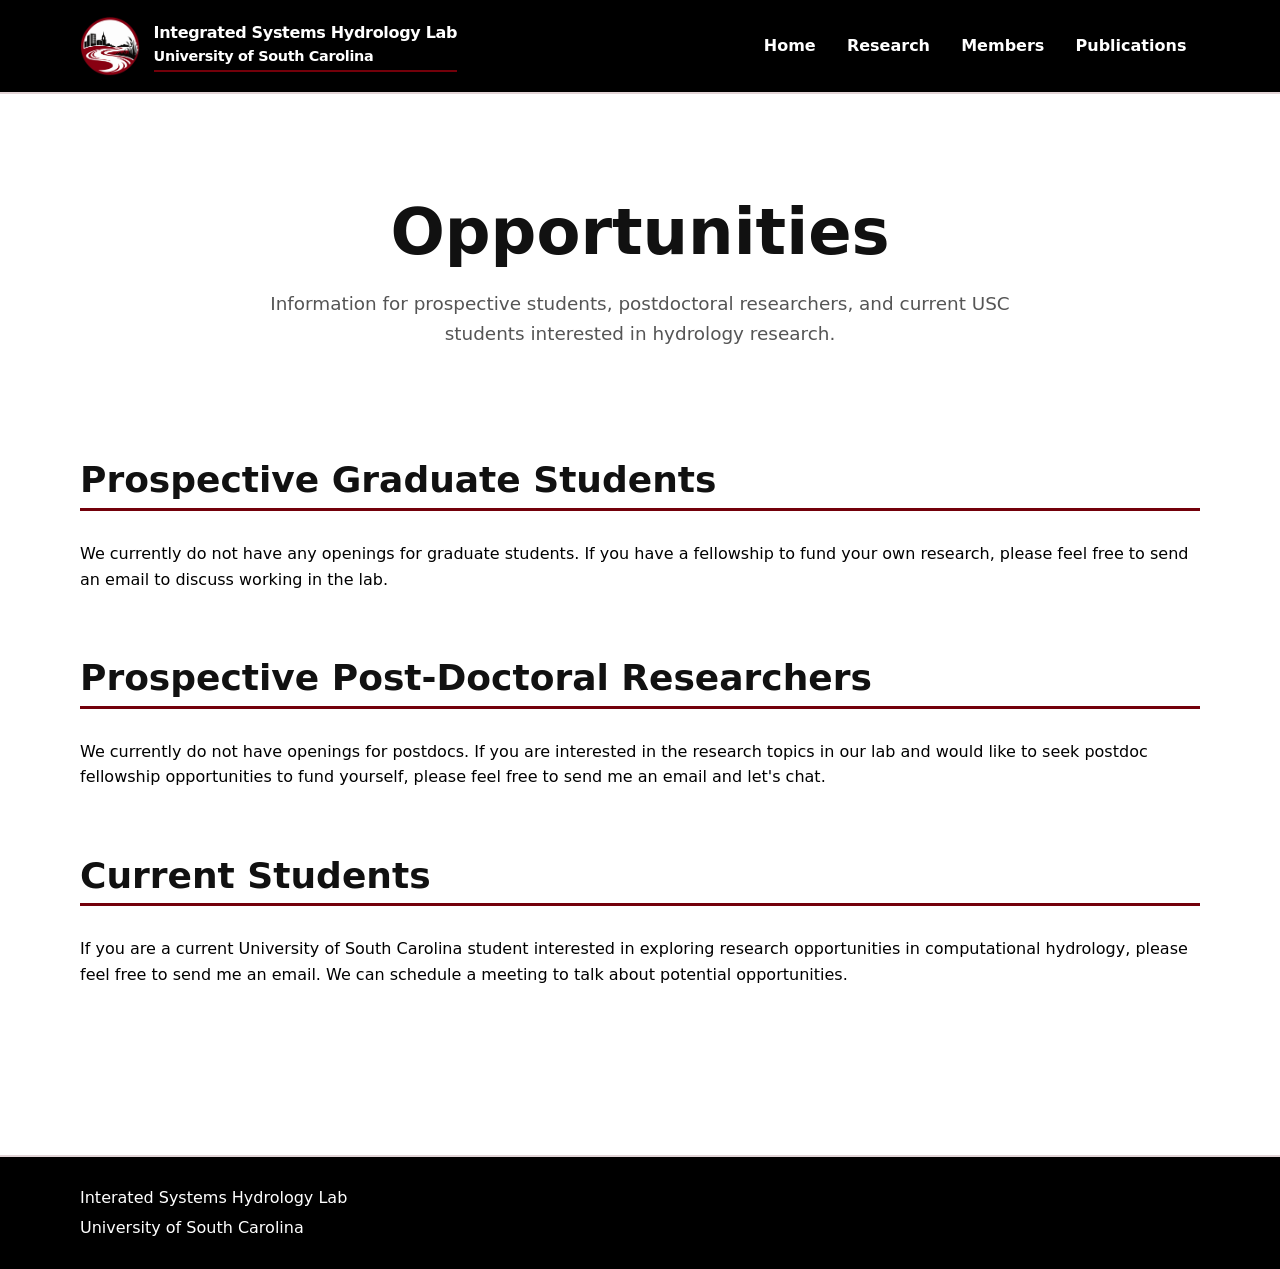
<file: opportunities.html>
<!DOCTYPE html>
<html lang="en">
<head>
  <meta charset="utf-8">
  <meta name="viewport" content="width=device-width, initial-scale=1">
  <title>Oppertunities | Integrated Systems Hydrology Lab<</title>
  <meta name="description" content="Opportunities to join ISH Lab.">
  <link rel="stylesheet" href="styles.css">
  <link rel="icon" type="image/png" sizes="32x32" href="images/fvIcon.png">
  <link rel="apple-touch-icon" sizes="180x180" href="images/fvIcon.png">
  <meta property="og:title" content="Opportunities to join ISH Lab.">
  <meta property="og:description" content="Opportunities to join ISH Lab.">
  <meta property="og:type" content="website">
  <meta property="og:url" content="https://integratedsystemshydrology.com/opportunities.html">
  <meta property="og:image" content="https://integratedsystemshydrology.com/images/Logo.png">
  <meta name="twitter:card" content="summary_large_image">
  <meta name="twitter:title" content="Opportunities to join ISH Lab.">
  <meta name="twitter:description" content="Opportunities to join ISH Lab.">
  <meta name="twitter:image" content="https://integratedsystemshydrology.com/images/Logo.png">
</head>
<body>
  <a class="skip-link" href="#main-content">Skip to main content</a>
  <header class="site-header">
    <div class="header-inner">
      <a class="brand-link" href="index.html">
        <img src="images/Logo2.png" alt="Integrated Systems Hydrology Lab logo" class="site-logo">
        <span class="site-title-text">Integrated Systems Hydrology Lab<span>University of South Carolina</span></span>
      </a>
      <nav aria-label="Main navigation">
        <ul class="nav-list">
          <li><a href="index.html">Home</a></li>
          <li><a href="research.html">Research</a></li>
          <li><a href="members.html">Members</a></li>
          <li><a href="publications.html">Publications</a></li>
        </ul>
      </nav>
    </div>
  </header>
  <main id="main">
    <section class="hero">
      <h1>Opportunities</h1>
      <p class="lede">
        Information for prospective students, postdoctoral researchers, and current USC students interested in hydrology research.
      </p>
    </section>

    <section class="content">
      <h2>Prospective Graduate Students</h2>
      <p>
        We currently do not have any openings for graduate students. If you have a fellowship to fund your own research, please feel free to send an email to discuss working in the lab.
      </p>
    </section>

    <section class="content">
      <h2>Prospective Post-Doctoral Researchers</h2>
      <p>
        We currently do not have openings for postdocs. If you are interested in the research topics in our lab and would like to seek postdoc fellowship opportunities to fund yourself, please feel free to send me an email and let's chat.
      </p>
    </section>

    <section class="content">
      <h2>Current Students</h2>
      <p>
        If you are a current University of South Carolina student interested in exploring research opportunities in computational hydrology, please feel free to send me an email. We can schedule a meeting to talk about potential opportunities.
      </p>
    </section>
  </main>

  <footer class="site-footer">
    <div class="footer-inner">
      <p>Interated Systems Hydrology Lab</p>
      <p>University of South Carolina</p>
    </div>
  </footer>
</body>
</html>
</file>
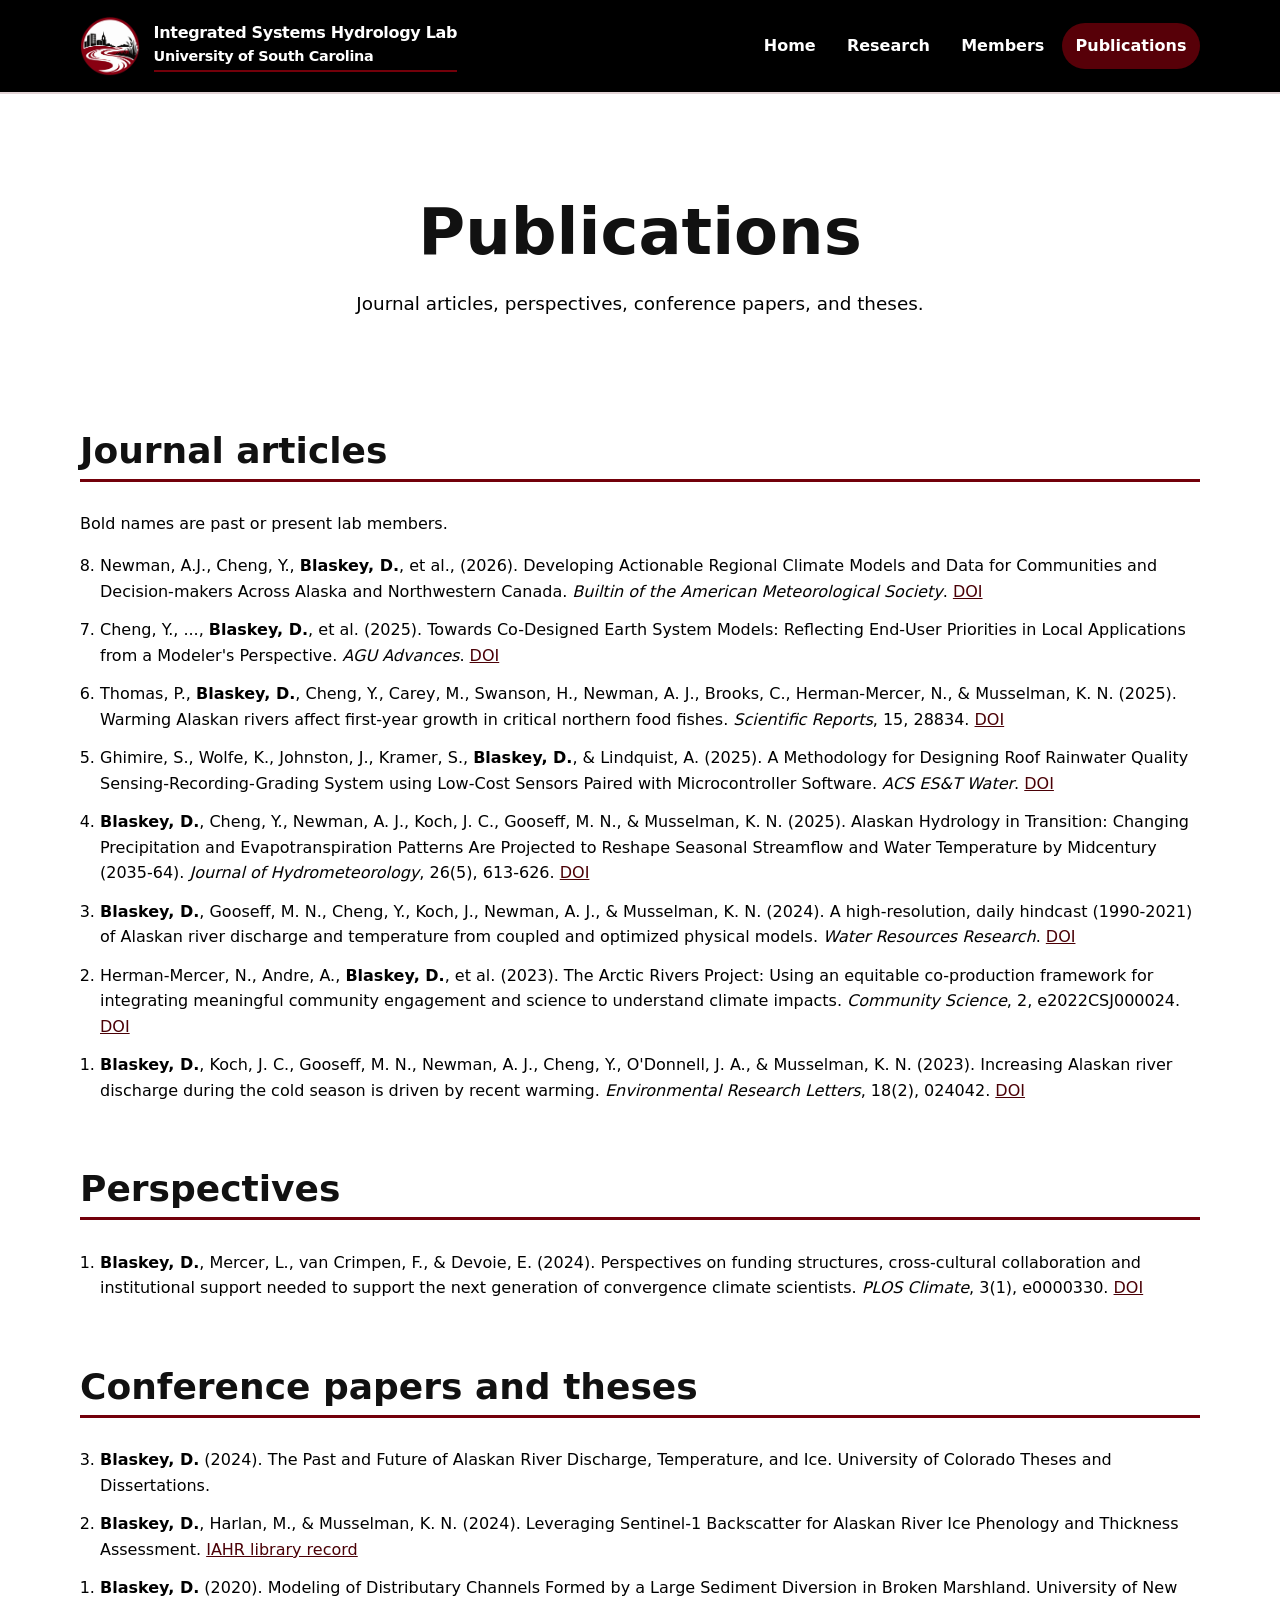
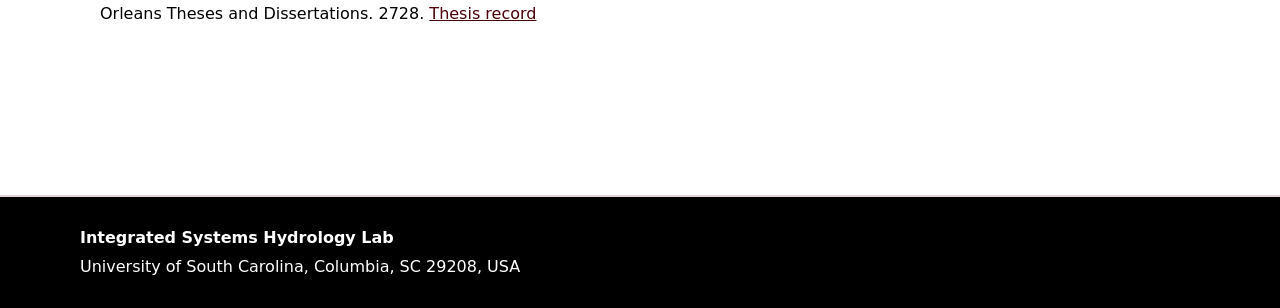
<file: publications.html>
<!doctype html>
<html lang="en">
<head>
  <meta charset="utf-8">
  <meta name="viewport" content="width=device-width, initial-scale=1">
  <title>Publications | Integrated Systems Hydrology Lab</title>
  <meta name="description" content="Publications from the Integrated Systems Hydrology Lab.">
  <link rel="stylesheet" href="styles.css">
  <link rel="icon" type="image/png" sizes="32x32" href="images/fvIcon.png">
  <link rel="apple-touch-icon" sizes="180x180" href="images/fvIcon.png">
  <meta property="og:title" content="Publications from the Integrated Systems Hydrology Lab.">
  <meta property="og:description" content="Publications from the Integrated Systems Hydrology Lab.">
  <meta property="og:type" content="website">
  <meta property="og:url" content="https://integratedsystemshydrology.com/publications.html">
  <meta property="og:image" content="https://integratedsystemshydrology.com/images/Logo.png">
  <meta name="twitter:card" content="summary_large_image">
  <meta name="twitter:title" content="Publications from the Integrated Systems Hydrology Lab.">
  <meta name="twitter:description" content="Publications from the Integrated Systems Hydrology Lab.">
  <meta name="twitter:image" content="https://integratedsystemshydrology.com/images/Logo.png">
</head>
<body>
  <a class="skip-link" href="#main-content">Skip to main content</a>
  <header class="site-header">
    <div class="header-inner">
      <a class="brand-link" href="index.html">
        <img src="images/Logo2.png" alt="Integrated Systems Hydrology Lab logo" class="site-logo">
        <span class="site-title-text">Integrated Systems Hydrology Lab<span>University of South Carolina</span></span>
      </a>
      <nav aria-label="Main navigation">
        <ul class="nav-list">
          <li><a href="index.html">Home</a></li>
          <li><a href="research.html">Research</a></li>
          <li><a href="members.html">Members</a></li>
          <li><a href="publications.html" aria-current="page">Publications</a></li>
        </ul>
      </nav>
    </div>
  </header>
<main id="main-content" tabindex="-1">
    <section class="hero" aria-labelledby="page-title">
      <h1 id="page-title">Publications</h1>
      <p>Journal articles, perspectives, conference papers, and theses.</p>
    </section>
    <section aria-labelledby="journal-title">
      <h2 id="journal-title">Journal articles</h2>
      <p>Bold names are past or present lab members.</p>
      <ol reversed class="publication-list">
        <li>Newman, A.J., Cheng, Y., <strong>Blaskey, D.</strong>, et al., (2026). Developing Actionable Regional Climate Models and Data for Communities and Decision-makers Across Alaska and Northwestern Canada. <cite>Builtin of the American Meteorological Society</cite>. <a href="https://doi.org/10.1175/BAMS-D-24-0131.1">DOI</a></li>
        <li>Cheng, Y., ..., <strong>Blaskey, D.</strong>, et al. (2025). Towards Co-Designed Earth System Models: Reflecting End-User Priorities in Local Applications from a Modeler's Perspective. <cite>AGU Advances</cite>. <a href="https://dx.doi.org/10.1029/2025AV001921">DOI</a></li>
        <li>Thomas, P., <strong>Blaskey, D.</strong>, Cheng, Y., Carey, M., Swanson, H., Newman, A. J., Brooks, C., Herman-Mercer, N., &amp; Musselman, K. N. (2025). Warming Alaskan rivers affect first-year growth in critical northern food fishes. <cite>Scientific Reports</cite>, 15, 28834. <a href="https://doi.org/10.1038/s41598-025-14711-8">DOI</a></li>
        <li>Ghimire, S., Wolfe, K., Johnston, J., Kramer, S., <strong>Blaskey, D.</strong>, &amp; Lindquist, A. (2025). A Methodology for Designing Roof Rainwater Quality Sensing-Recording-Grading System using Low-Cost Sensors Paired with Microcontroller Software. <cite>ACS ES&amp;T Water</cite>. <a href="https://doi.org/10.1021/acsestwater.5c00046">DOI</a></li>
        <li><strong>Blaskey, D.</strong>, Cheng, Y., Newman, A. J., Koch, J. C., Gooseff, M. N., &amp; Musselman, K. N. (2025). Alaskan Hydrology in Transition: Changing Precipitation and Evapotranspiration Patterns Are Projected to Reshape Seasonal Streamflow and Water Temperature by Midcentury (2035-64). <cite>Journal of Hydrometeorology</cite>, 26(5), 613-626. <a href="https://doi.org/10.1175/JHM-D-24-0121.1">DOI</a></li>
        <li><strong>Blaskey, D.</strong>, Gooseff, M. N., Cheng, Y., Koch, J., Newman, A. J., &amp; Musselman, K. N. (2024). A high-resolution, daily hindcast (1990-2021) of Alaskan river discharge and temperature from coupled and optimized physical models. <cite>Water Resources Research</cite>. <a href="https://dx.doi.org/10.1029/2023WR036217">DOI</a></li>
        <li>Herman-Mercer, N., Andre, A., <strong>Blaskey, D.</strong>, et al. (2023). The Arctic Rivers Project: Using an equitable co-production framework for integrating meaningful community engagement and science to understand climate impacts. <cite>Community Science</cite>, 2, e2022CSJ000024. <a href="https://doi.org/10.1029/2022CSJ000024">DOI</a></li>
        <li><strong>Blaskey, D.</strong>, Koch, J. C., Gooseff, M. N., Newman, A. J., Cheng, Y., O'Donnell, J. A., &amp; Musselman, K. N. (2023). Increasing Alaskan river discharge during the cold season is driven by recent warming. <cite>Environmental Research Letters</cite>, 18(2), 024042. <a href="https://doi.org/10.1088/1748-9326/acb661">DOI</a></li>
      </ol>
    </section>
    <section aria-labelledby="perspectives-title">
      <h2 id="perspectives-title">Perspectives</h2>
      <ol class="publication-list"><li><strong>Blaskey, D.</strong>, Mercer, L., van Crimpen, F., &amp; Devoie, E. (2024). Perspectives on funding structures, cross-cultural collaboration and institutional support needed to support the next generation of convergence climate scientists. <cite>PLOS Climate</cite>, 3(1), e0000330. <a href="https://doi.org/10.1371/journal.pclm.0000330">DOI</a></li></ol>
    </section>
    <section aria-labelledby="conference-title">
      <h2 id="conference-title">Conference papers and theses</h2>
      <ol reversed class="publication-list">
        <li><strong>Blaskey, D.</strong> (2024). The Past and Future of Alaskan River Discharge, Temperature, and Ice. University of Colorado Theses and Dissertations.</li>
        <li><strong>Blaskey, D.</strong>, Harlan, M., &amp; Musselman, K. N. (2024). Leveraging Sentinel-1 Backscatter for Alaskan River Ice Phenology and Thickness Assessment. <a href="https://www.iahr.org/library/infor?pid=30364">IAHR library record</a></li>
        <li><strong>Blaskey, D.</strong> (2020). Modeling of Distributary Channels Formed by a Large Sediment Diversion in Broken Marshland. University of New Orleans Theses and Dissertations. 2728. <a href="https://scholarworks.uno.edu/td/2728">Thesis record</a></li>
      </ol>
    </section>
  </main>
  <footer class="site-footer"><div class="footer-inner"><p><strong>Integrated Systems Hydrology Lab</strong></p><p>University of South Carolina, Columbia, SC 29208, USA</p></div></footer>
</body>
</html>
</file>
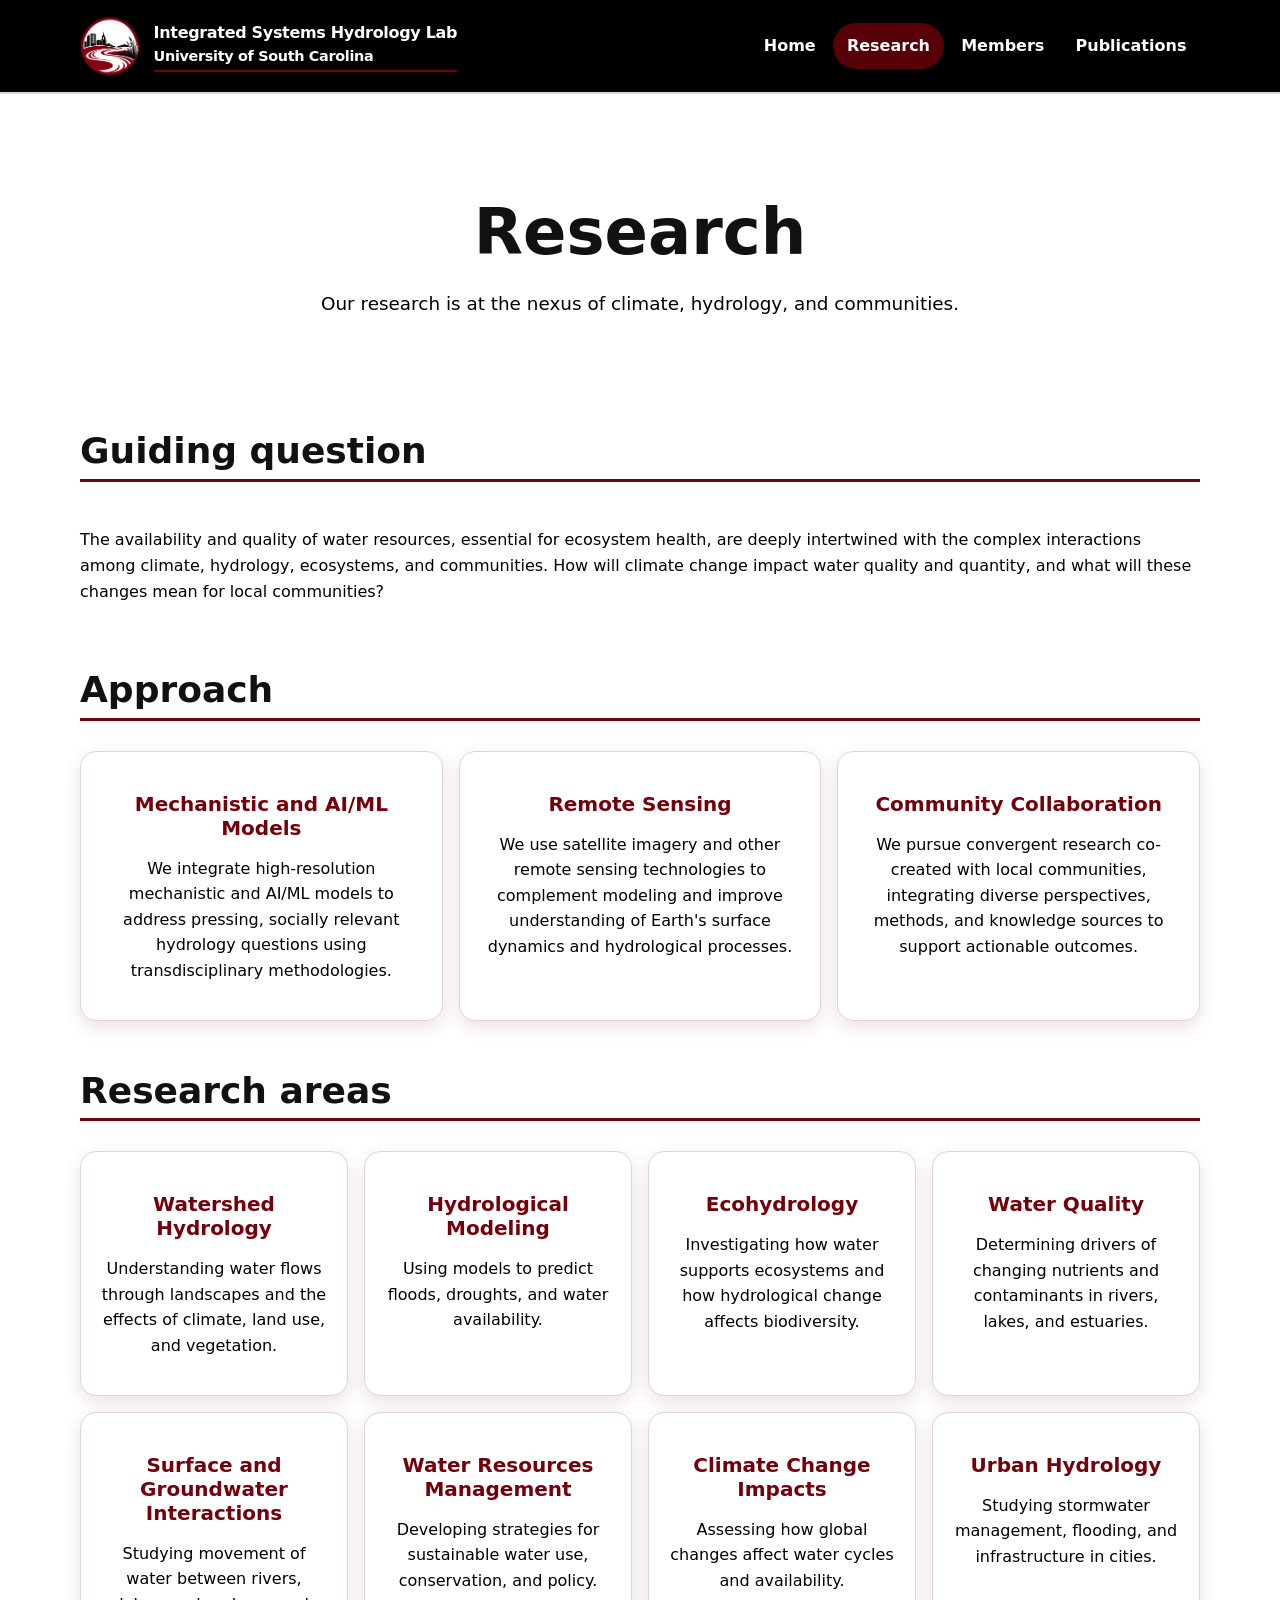
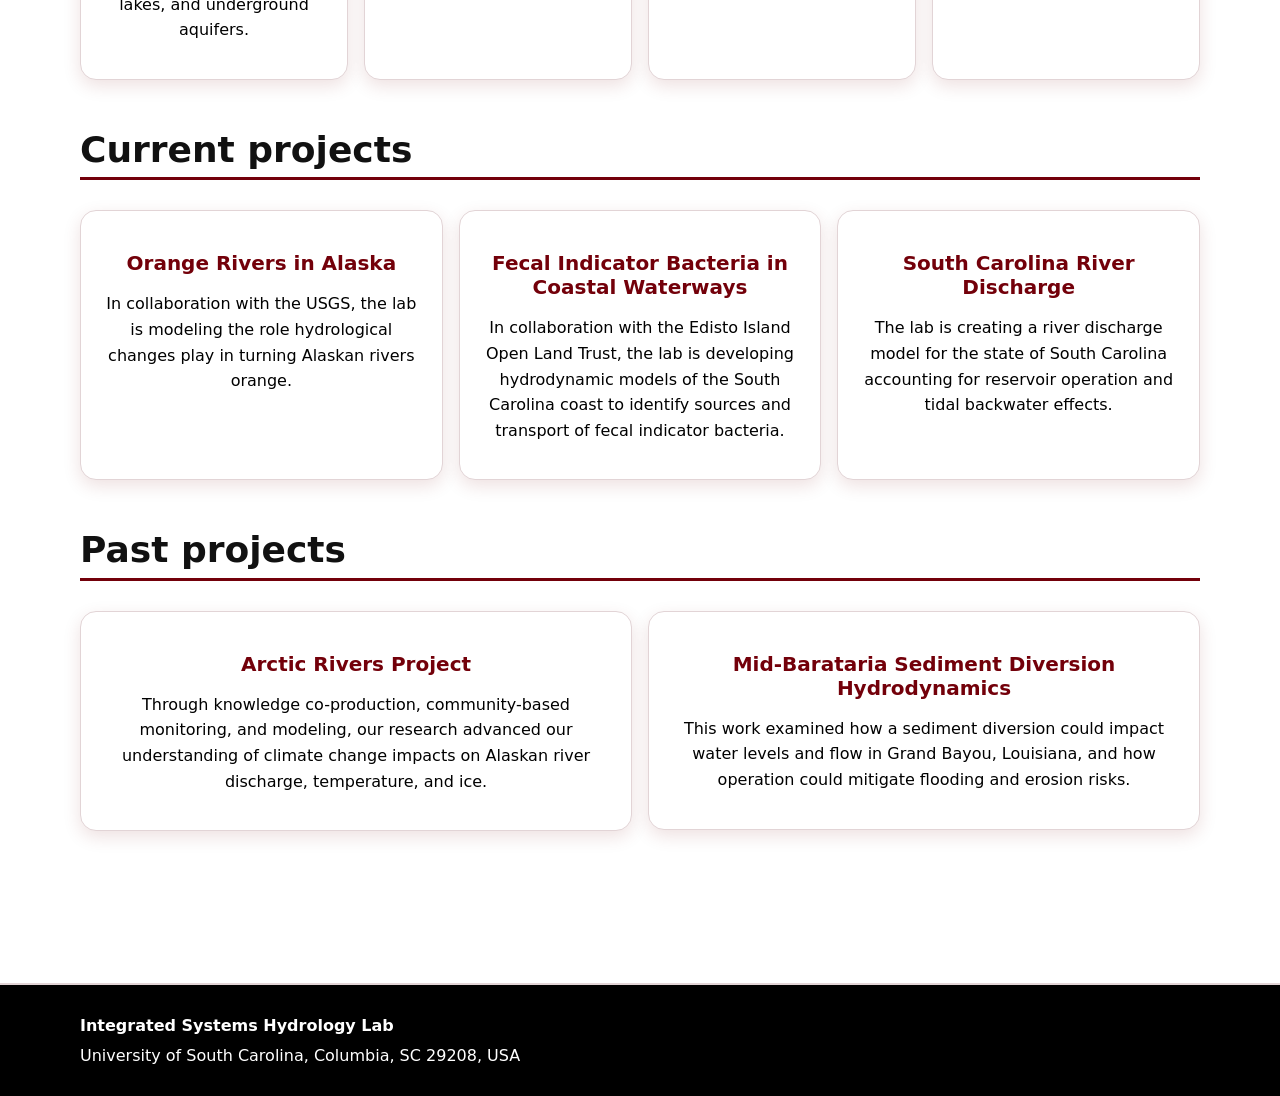
<file: research.html>
<!doctype html>
<html lang="en">
<head>
  <meta charset="utf-8">
  <meta name="viewport" content="width=device-width, initial-scale=1">
  <title>Research | Integrated Systems Hydrology Lab</title>
  <meta name="description" content="Research areas and projects for the Integrated Systems Hydrology Lab.">
  <link rel="stylesheet" href="styles.css">
  <link rel="icon" type="image/png" sizes="32x32" href="images/fvIcon.png">
  <link rel="apple-touch-icon" sizes="180x180" href="images/fvIcon.png">
  <meta property="og:title" content="Integrated Systems Hydrology Research.">
  <meta property="og:description" content="Research areas and projects for the Integrated Systems Hydrology Lab.">
  <meta property="og:type" content="website">
  <meta property="og:url" content="https://integratedsystemshydrology.com/research.html">
  <meta property="og:image" content="https://integratedsystemshydrology.com/images/Logo.png">
  <meta name="twitter:card" content="summary_large_image">
  <meta name="twitter:title" content="Integrated Systems Hydrology Research.">
  <meta name="twitter:description" content="Research areas and projects for the Integrated Systems Hydrology Lab.">
  <meta name="twitter:image" content="https://integratedsystemshydrology.com/images/Logo.png">
</head>
<body>
  <a class="skip-link" href="#main-content">Skip to main content</a>
  <header class="site-header">
    <div class="header-inner">
      <a class="brand-link" href="index.html">
        <img src="images/Logo2.png" alt="Integrated Systems Hydrology Lab logo" class="site-logo">
        <span class="site-title-text">Integrated Systems Hydrology Lab<span>University of South Carolina</span></span>
      </a>
      <nav aria-label="Main navigation">
        <ul class="nav-list">
          <li><a href="index.html">Home</a></li>
          <li><a href="research.html" aria-current="page">Research</a></li>
          <li><a href="members.html">Members</a></li>
          <li><a href="publications.html">Publications</a></li>
        </ul>
      </nav>
    </div>
  </header>
  <main id="main-content" tabindex="-1">
    <section class="hero" aria-labelledby="page-title">
      <h1 id="page-title">Research</h1>
      <p>Our research is at the nexus of climate, hydrology, and communities.</p>
    </section>

    <section aria-labelledby="question-title">
      <h2 id="question-title">Guiding question</h2>
      <div class="grid">
        <p>The availability and quality of water resources, essential for ecosystem health, are deeply intertwined with the complex interactions among climate, hydrology, ecosystems, and communities. How will climate change impact water quality and quantity, and what will these changes mean for local communities?</p>
      </div>
    </section>

    <section aria-labelledby="approach-title">
      <h2 id="approach-title">Approach</h2>
      <div class="grid">
        <article class="card"><h3>Mechanistic and AI/ML Models</h3><p>We integrate high-resolution mechanistic and AI/ML models to address pressing, socially relevant hydrology questions using transdisciplinary methodologies.</p></article>
        <article class="card"><h3>Remote Sensing</h3><p>We use satellite imagery and other remote sensing technologies to complement modeling and improve understanding of Earth's surface dynamics and hydrological processes.</p></article>
        <article class="card"><h3>Community Collaboration</h3><p>We pursue convergent research co-created with local communities, integrating diverse perspectives, methods, and knowledge sources to support actionable outcomes.</p></article>
      </div>
    </section>

    <section aria-labelledby="areas-title">
      <h2 id="areas-title">Research areas</h2>
      <div class="grid">
        <div class="card"><h3>Watershed Hydrology</h3><p>Understanding water flows through landscapes and the effects of climate, land use, and vegetation.</p></div>
        <div class="card"><h3>Hydrological Modeling</h3><p>Using models to predict floods, droughts, and water availability.</p></div>
        <div class="card"><h3>Ecohydrology</h3><p>Investigating how water supports ecosystems and how hydrological change affects biodiversity.</p></div>
        <div class="card"><h3>Water Quality</h3><p>Determining drivers of changing nutrients and contaminants in rivers, lakes, and estuaries.</p></div>
        <div class="card"><h3>Surface and Groundwater Interactions</h3><p>Studying movement of water between rivers, lakes, and underground aquifers.</p></div>
        <div class="card"><h3>Water Resources Management</h3><p>Developing strategies for sustainable water use, conservation, and policy.</p></div>
        <div class="card"><h3>Climate Change Impacts</h3><p>Assessing how global changes affect water cycles and availability.</p></div>
        <div class="card"><h3>Urban Hydrology</h3><p>Studying stormwater management, flooding, and infrastructure in cities.</p></div>
      </div>
    </section>

    <section aria-labelledby="current-projects-title">
      <h2 id="current-projects-title">Current projects</h2>
      <div class="grid">
        <article class="card"><h3>Orange Rivers in Alaska</h3><p>In collaboration with the USGS, the lab is modeling the role hydrological changes play in turning Alaskan rivers orange.</p></article>
        <article class="card"><h3>Fecal Indicator Bacteria in Coastal Waterways</h3><p>In collaboration with the Edisto Island Open Land Trust, the lab is developing hydrodynamic models of the South Carolina coast to identify sources and transport of fecal indicator bacteria.</p></article>
        <article class="card"><h3>South Carolina River Discharge</h3><p>The lab is creating a river discharge model for the state of South Carolina accounting for reservoir operation and tidal backwater effects.</p></article>
      </div>
    </section>

    <section aria-labelledby="past-projects-title">
      <h2 id="past-projects-title">Past projects</h2>
      <div class="grid">
        <a href="arctic-rivers-project.html" class="card-link">
          <article class="card">
            <h3>Arctic Rivers Project</h3>
            <p>
              Through knowledge co-production, community-based monitoring, and modeling, our research advanced our understanding of climate change impacts on Alaskan river discharge, temperature, and ice.
            </p>
          </article>
        </a>
        <a href="sediment-diversion.html" class="card-link">
          <article class="card">
            <h3>Mid-Barataria Sediment Diversion Hydrodynamics</h3>
            <p>
              This work examined how a sediment diversion could impact water levels and flow in Grand Bayou, Louisiana, and how operation could mitigate flooding and erosion risks.
            </p>
          </article>
        </a>
      </div>
    </section>
  </main>
  <footer class="site-footer"><div class="footer-inner"><p><strong>Integrated Systems Hydrology Lab</strong></p><p>University of South Carolina, Columbia, SC 29208, USA</p></div></footer>
</body>
</html>
</file>
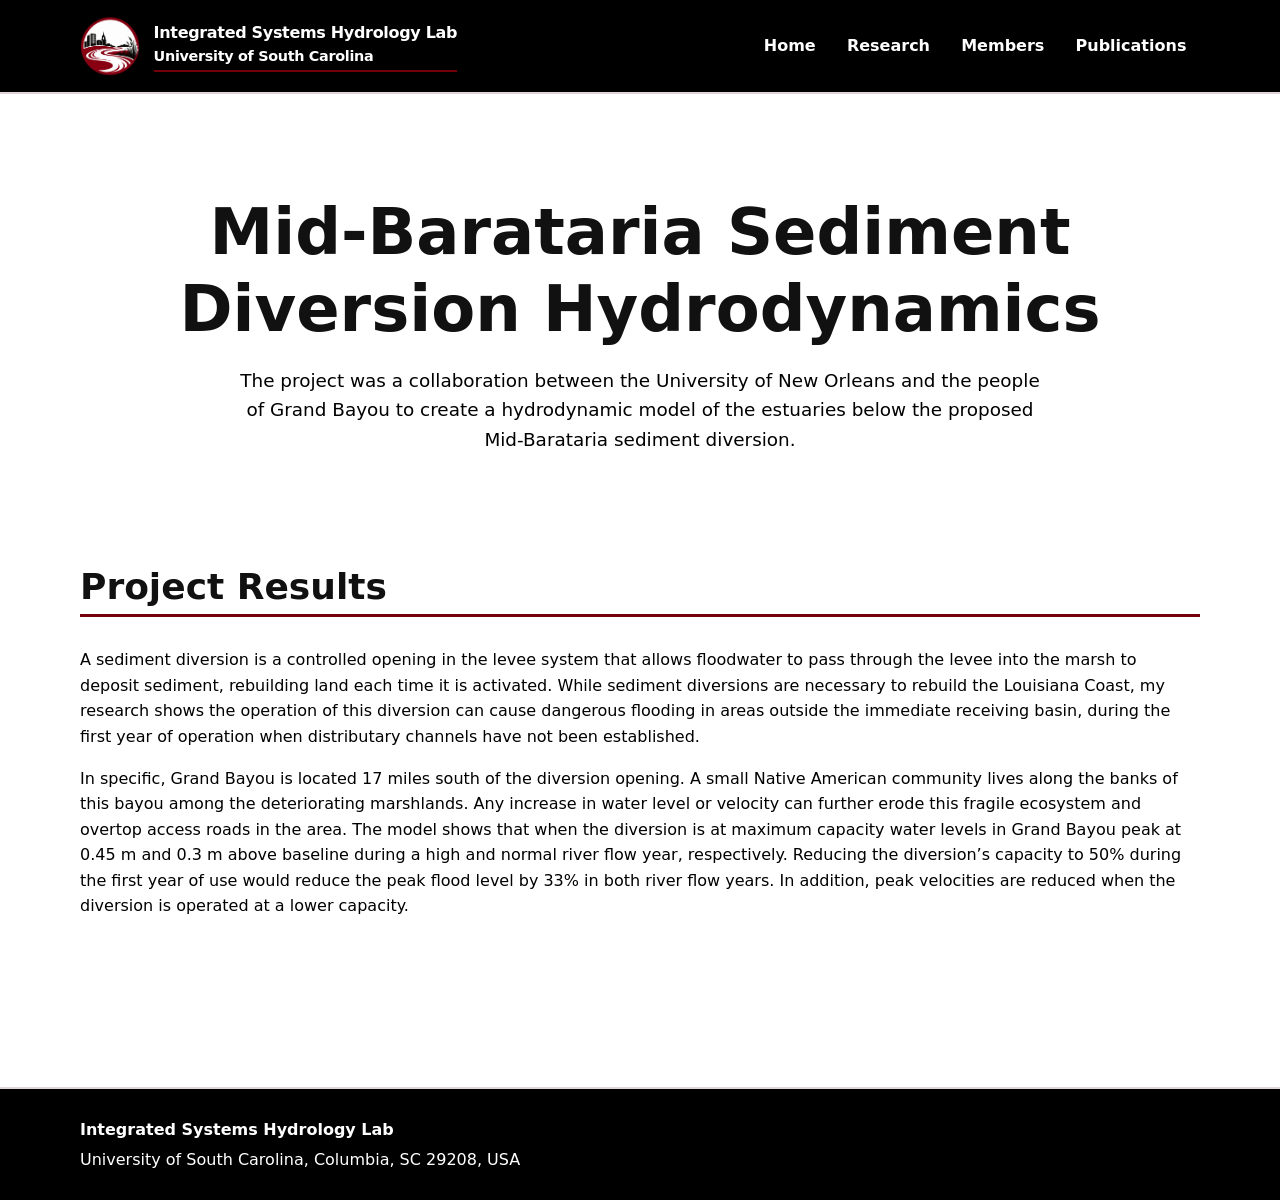
<file: sediment-diversion.html>
<!doctype html>
<html lang="en">
<head>
  <meta charset="utf-8">
  <meta name="viewport" content="width=device-width, initial-scale=1">
  <title>Mid-Barataria Sediment Diversion Hydrodynamics | Integrated Systems Hydrology Lab</title>
  <meta name="description" content="Results from the Hydrodynamic modeling of Mid-Barataria Sediment Diversion">
  <link rel="stylesheet" href="styles.css">
  <link rel="icon" type="image/png" sizes="32x32" href="images/fvIcon.png">
  <link rel="apple-touch-icon" sizes="180x180" href="images/fvIcon.png">
  <meta property="og:title" content="Mid-Barataria Sediment Diversion Hydrodynamics ISH Lab.">
  <meta property="og:description" content="Results from the Hydrodynamic modeling of Mid-Barataria Sediment Diversion.">
  <meta property="og:type" content="website">
  <meta property="og:url" content="https://integratedsystemshydrology.com/sediment-diversion.html">
  <meta property="og:image" content="https://integratedsystemshydrology.com/images/Logo.png">
  <meta name="twitter:card" content="summary_large_image">
  <meta name="twitter:title" content="Mid-Barataria Sediment Diversion Hydrodynamics ISH Lab.">
  <meta name="twitter:description" content="Results from the Hydrodynamic modeling of Mid-Barataria Sediment Diversion.">
  <meta name="twitter:image" content="https://integratedsystemshydrology.com/images/Logo.png">
</head>
<body>
  <a class="skip-link" href="#main-content">Skip to main content</a>
  <header class="site-header">
    <div class="header-inner">
      <a class="brand-link" href="index.html">
        <img src="images/Logo2.png" alt="Integrated Systems Hydrology Lab logo" class="site-logo">
        <span class="site-title-text">Integrated Systems Hydrology Lab<span>University of South Carolina</span></span>
      </a>
      <nav aria-label="Main navigation">
        <ul class="nav-list">
          <li><a href="index.html">Home</a></li>
          <li><a href="research.html">Research</a></li>
          <li><a href="members.html">Members</a></li>
          <li><a href="publications.html">Publications</a></li>
        </ul>
      </nav>
    </div>
  </header>
  <main id="main-content" tabindex="-1">
    <section class="hero" aria-labelledby="page-title">
      <h1 id="page-title">Mid-Barataria Sediment Diversion Hydrodynamics</h1>
      <p>The project was a collaboration between the University of New Orleans and the people of Grand Bayou to create a hydrodynamic model of the estuaries below the proposed Mid-Barataria sediment diversion.</p>
    </section>
    <section aria-labelledby="Project Results">
      <h2 id="result-title">Project Results</h2>
      <div>
        <p>
          A sediment diversion is a controlled opening in the levee system that allows floodwater to pass through the levee into the marsh to deposit sediment, rebuilding land each time it is activated. While sediment diversions are necessary to rebuild the Louisiana Coast, my research shows the operation of this diversion can cause dangerous flooding in areas outside the immediate receiving basin, during the first year of operation when distributary channels have not been established.
        </p><p>
          In specific, Grand Bayou is located 17 miles south of the diversion opening. A small Native American community lives along the banks of this bayou among the deteriorating marshlands. Any increase in water level or velocity can further erode this fragile ecosystem and overtop access roads in the area. The model shows that when the diversion is at maximum capacity water levels in Grand Bayou peak at 0.45 m and 0.3 m above baseline during a high and normal river flow year, respectively. Reducing the diversion’s capacity to 50% during the first year of use would reduce the peak flood level by 33% in both river flow years. In addition, peak velocities are reduced when the diversion is operated at a lower capacity.
        </p>
      </div>
    </section>
  </main>
  <footer class="site-footer"><div class="footer-inner"><p><strong>Integrated Systems Hydrology Lab</strong></p><p>University of South Carolina, Columbia, SC 29208, USA</p></div></footer>
</body>
</html>
</file>
<file: styles.css>
:root {
  --bg: #ffffff;
  --text: #000000;
  --muted: #555555;

  /* University of South Carolina colors */
  --brand: #73000a;
  --brand-dark: #4a0006;
  --brand-light: #f5e8ea;
  --brand-dark-actual: #570008;
  --brand-light-actual: #844247;

  --surface: #f7f2f3;
  --border: #e2d4d6;
  --focus: #ffbf47;

  --max-width: 1120px;
  --radius: 10px;
  --shadow-soft: 0 6px 18px rgba(115, 0, 10, 0.12);
}

* {
  box-sizing: border-box;
}

html {
  scroll-behavior: smooth;
}

@media (prefers-reduced-motion: reduce) {
  html {
    scroll-behavior: auto;
  }

  *,
  *::before,
  *::after {
    animation-duration: 0.01ms !important;
    animation-iteration-count: 1 !important;
    transition-duration: 0.01ms !important;
  }
}

body {
  margin: 0;
  font-family: system-ui, -apple-system, BlinkMacSystemFont, "Segoe UI", sans-serif;
  line-height: 1.6;
  color: var(--text);
  background: var(--bg);
}

a {
  color: var(--brand-dark);
}

a:hover {
  color: var(--brand);
}

a:focus-visible,
button:focus-visible {
  outline: 4px solid var(--focus);
  outline-offset: 3px;
}

.skip-link {
  position: absolute;
  left: 1rem;
  top: -100px;
  z-index: 1000;
  padding: 0.75rem 1rem;
  background: var(--text);
  color: #fff;
  border-radius: 0.5rem;
}

.skip-link:focus {
  top: 1rem;
}

.site-header {
  border-bottom: 2px solid var(--border);
  background: #000;
  color: #fff;
}

.header-inner,
main,
.footer-inner {
  width: min(100% - 2rem, var(--max-width));
  margin-inline: auto;
}

.header-inner {
  display: flex;
  align-items: center;
  justify-content: space-between;
  gap: 1rem;
  padding: 1rem 0;
}

.brand-link {
  display: inline-flex;
  align-items: center;
  gap: 0.85rem;
  color: var(--bg);
  text-decoration: none;
  font-weight: 800;
  letter-spacing: -0.02em;
}

.brand-link:hover {
  color: #ffffff;
}

.brand-link:hover .site-title-text,
.brand-link:hover .site-title-text span {
  color: #ffffff;
}

.site-title-text {
  display: inline-flex;
  flex-direction: column;
}

.site-title-text span {
  color: #ffffff;
  font-size: 0.9rem;
  border-bottom: 2px solid var(--brand);
  padding-bottom: 2px;
}

.site-logo {
  height: 60px;
  width: auto;
}

.site-title {
  display: inline-flex;
  flex-direction: column;
  color: var(--bg);
  text-decoration: none;
  font-weight: 800;
  letter-spacing: -0.02em;
}

.site-title:hover {
  color: var(--brand);
}

.site-title span {
  color: #ffffff;
  font-size: 0.9rem;
  border-bottom: 2px solid var(--brand);
  padding-bottom: 2px;
}

.nav-list {
  display: flex;
  flex-wrap: wrap;
  gap: 0.25rem;
  list-style: none;
  margin: 0;
  padding: 0;
}

.nav-list a {
  display: inline-block;
  padding: 0.65rem 0.85rem;
  border-radius: 999px;
  text-decoration: none;
  font-weight: 700;
  color: var(--bg);
}

.nav-list a[aria-current="page"],
.nav-list a:hover {
  background: var(--brand-dark-actual);
  color: var(--bg);
}

/* Updated main section styling */
main {
  padding: 2rem 0 4rem;
}

.hero {
  margin: 2rem 0;
  padding: clamp(1.25rem, 3vw, 2.25rem) 0;
  border-radius: 0;
  background: transparent;
  border: none;
  box-shadow: none;
  text-align: center;
}

.hero p {
  max-width: 70ch;
  margin-left: auto;
  margin-right: auto;
  font-size: 1.15rem;
}

section {
  background: transparent;
  border: none;
  border-radius: 0;
  box-shadow: none;
  padding: 1.5rem 0;
  margin-block: 0;
}

section:first-of-type {
  border-top: none;
}

h1,
h2,
h3 {
  line-height: 1.2;
  color: #111111;
}

h1 {
  font-size: clamp(2.1rem, 5vw, 4rem);
  margin: 0 0 0.75rem;
}

h2 {
  font-size: clamp(1.6rem, 3vw, 2.25rem);
  margin-top: 1.25rem;
  padding-bottom: 0.4rem;
  border-bottom: 3px solid var(--brand);
}

section h2:first-child,
.card h2:first-child {
  margin-top: 0;
}

h3 {
  font-size: 1.25rem;
  margin-bottom: 0.35rem;
  color: var(--brand);
}

.eyebrow {
  color: var(--brand-dark);
  text-transform: uppercase;
  letter-spacing: 0.08em;
  font-weight: 800;
  margin: 0 0 0.5rem;
}

.lede,
.intro,
.hero-text {
  font-size: 1.18rem;
  color: var(--muted);
}

.grid {
  display: grid;
  grid-template-columns: repeat(auto-fit, minmax(240px, 1fr));
  gap: 1rem;
}

.card,
.publication,
.news-item {
  text-align: center;
}

.card h2,
.card h3,
.publication h3,
.news-item h3 {
  text-align: center;
}

.card p,
.publication p,
.news-item p {
  text-align: center;
}

.card,
.callout {
  border: 1px solid var(--border);
  border-radius: 1rem;
  padding: 1.25rem;
  background: #fff;
  box-shadow: var(--shadow-soft);
}

.card-link {
  display: block;
  text-decoration: none;
  color: inherit;
}

.card-link:hover .card {
  transform: translateY(-3px);
  box-shadow: 0 10px 25px rgba(0,0,0,0.12);
}

.callout {
  background: var(--brand-light);
  border-left: 6px solid var(--brand);
}

.news-list,
.publication-list {
  padding-left: 1.25rem;
}

.news-list li,
.publication-list li {
  margin-block: 0.8rem;
}

.profile {
  display: grid;
  grid-template-columns: minmax(0, 1fr);
  gap: 1rem;
  align-items: start;
}

.profile-placeholder {
  min-height: 220px;
  border-radius: 1rem;
  border: 1px dashed var(--border);
  background: var(--brand-light);
  display: grid;
  place-items: center;
  color: var(--brand);
  font-weight: 700;
  text-align: center;
  padding: 1rem;
}

.profile-photo {
  width: 280px;
  max-width: 100%;
}

.profile-photo img {
  display: block;
  width: 100%;
  height: auto;
  aspect-ratio: 1 / 1;
  object-fit: cover;
  border-radius: 1rem;
  border: 1px solid var(--border);
  box-shadow: var(--shadow-soft);
}

.button-link {
  display: inline-block;
  margin-top: 0.75rem;
  padding: 0.7rem 1rem;
  border-radius: 999px;
  background: var(--brand);
  color: #fff;
  font-weight: 800;
  text-decoration: none;
}

.button-link:hover {
  background: var(--brand-dark);
  color: #fff;
}
.lab-photo figure,
.photo-gallery figure {
  margin: 1.25rem 0 0;
}

.lab-photo img {
  display: block;
  width: 100%;
  max-height: 560px;
  object-fit: cover;
  border-radius: var(--radius);
  border: 1px solid var(--border);
  box-shadow: var(--shadow-soft);
}

.gallery-grid {
  display: grid;
  grid-template-columns: repeat(auto-fit, minmax(220px, 1fr));
  gap: 1rem;
  margin-top: 1.5rem;
}

.gallery-grid figure {
  margin: 0;
  background: #ffffff;
  border: 1px solid var(--border);
  border-radius: var(--radius);
  overflow: hidden;
  box-shadow: var(--shadow-soft);
}

.gallery-grid img {
  display: block;
  width: 100%;
  aspect-ratio: 4 / 3;
  object-fit: cover;
}

.lab-photo figcaption,
.gallery-grid figcaption {
  padding: 0.75rem 1rem;
  color: var(--muted);
  font-size: 0.95rem;
}

.lightbox {
  position: fixed;
  inset: 0;
  z-index: 9999;
  display: none;
  align-items: center;
  justify-content: center;
  padding: 1.5rem;
  background: rgba(0, 0, 0, 0.88);
}

.lightbox.open {
  display: flex;
}

.lightbox-img {
  display: block;
  max-width: min(96vw, 1200px);
  max-height: 88vh;
  width: auto;
  height: auto;
  object-fit: contain;
  border-radius: 0.75rem;
  box-shadow: 0 20px 60px rgba(0, 0, 0, 0.45);
}

.lightbox button {
  position: absolute;
  border: none;
  background: rgba(0, 0, 0, 0.35);
  color: #fff;
  cursor: pointer;
  line-height: 1;
  transition: background 160ms ease;
}

.lightbox button:hover {
  background: rgba(0, 0, 0, 0.6);
}

.lightbox-close {
  top: 1rem;
  right: 1rem;
  font-size: 2.5rem;
  padding: 0.25rem 0.7rem;
  border-radius: 999px;
}

.lightbox-prev,
.lightbox-next {
  top: 50%;
  transform: translateY(-50%);
  font-size: 3rem;
  padding: 0.4rem 0.75rem;
  border-radius: 999px;
}

.lightbox-prev {
  left: 1rem;
}

.lightbox-next {
  right: 1rem;
}

body.lightbox-open {
  overflow: hidden;
}

.site-footer {
  margin-top: 4rem;
  border-top: 2px solid var(--border);
  background: #000;
}

.footer-inner {
  padding: 1.5rem 0;
  color: #fff;
}

.footer-inner p {
  margin: 0.25rem 0;
}

.footer-inner a {
  color: #fff;
}

.footer-inner a:hover {
  color: var(--brand);
}

@media (min-width: 760px) {
  .profile {
    grid-template-columns: 280px 1fr;
  }
}
</file>
